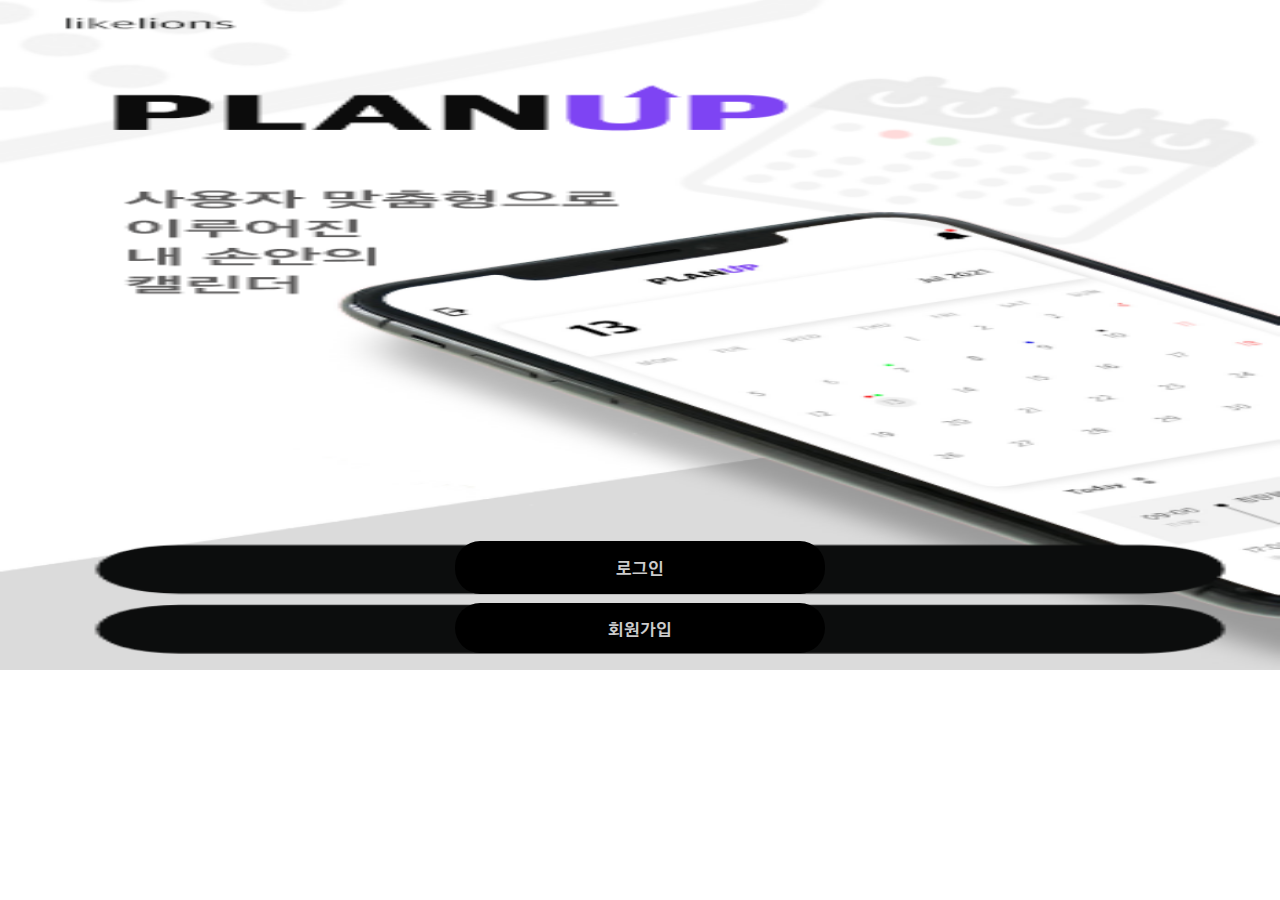
<file: index.html>
<!DOCTYPE html>
<html lang="en">
    <head>
        <meta charset="UTF-8" />
        <meta http-equiv="X-UA-Compatible" content="IE=edge" />
        <meta name="viewport" content="width=device-width, initial-scale=1.0" />
        <link rel="stylesheet" href="1.css" />
        <title>Document</title>
    </head>
    <body>
        <div class="img_box">
            <img src="image/main.png" />
            <div class="box">
                <div class="login_link">
                    <div class="login_box">
                        <div class="login_flex">
                            <a href="index_2.html">로그인</a>
                        </div>
                    </div>
                </div>
                <div class="signup_link">
                    <div class="signup_box">
                        <div class="signup_flex">회원가입</div>
                    </div>
                </div>
            </div>
        </div>
    </body>
</html>
</file>
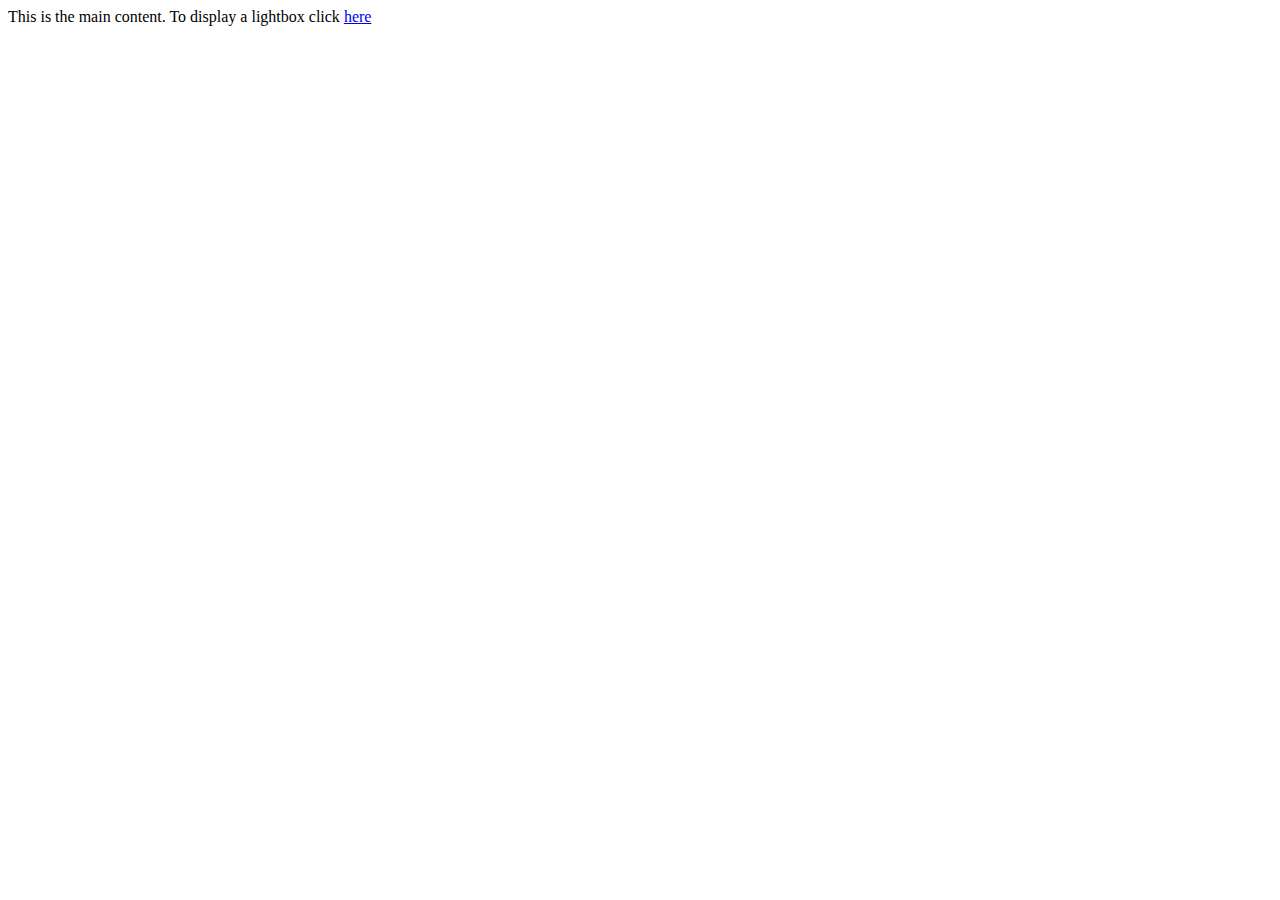
<file: dkdk.html>
<html>
    <head>
        <title>LIGHTBOX EXAMPLE</title>
        <link rel="stylesheet" href="dkdk.css" />
    </head>
    <body>
        <p>
            This is the main content. To display a lightbox click
            <a
                href="javascript:void(0)"
                onclick="document.getElementById('light').style.display='block';document.getElementById('fade').style.display='block'"
                >here</a
            >
        </p>
        <div id="light" class="white_content">
            This is the lightbox content.
            <a
                href="javascript:void(0)"
                onclick="document.getElementById('light').style.display='none';document.getElementById('fade').style.display='none'"
                >Close</a
            >
        </div>
        <div id="fade" class="black_overlay"></div>
    </body>
</html>
</file>
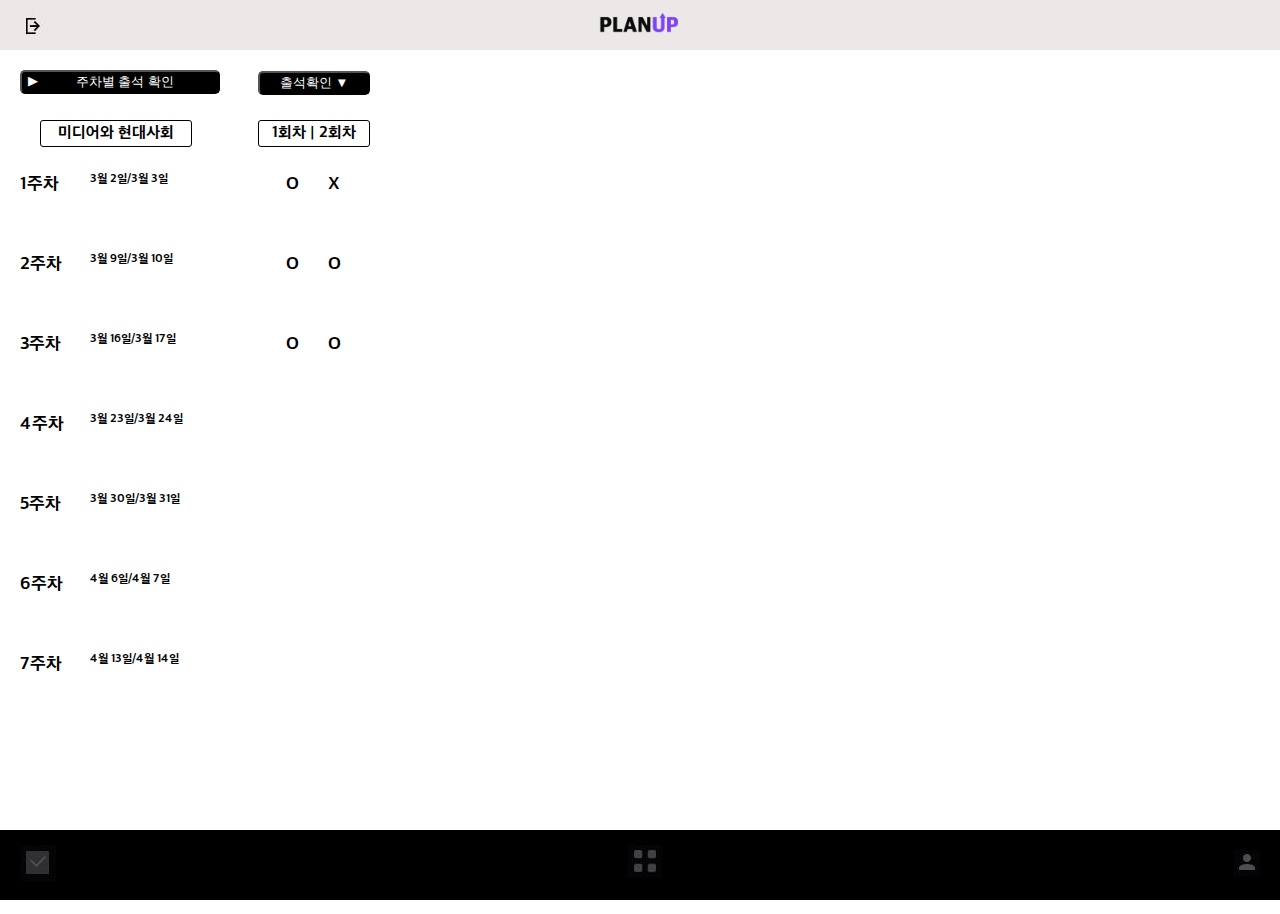
<file: index_16.html>
<!DOCTYPE html>
<html lang="en">
    <head>
        <meta charset="UTF-8" />
        <meta http-equiv="X-UA-Compatible" content="IE=edge" />
        <meta
            name="viewport"
            content="width=<device-width>, initial-scale=1.0"
        />
        <title>온라인 강의 출결 확인</title>
        <link rel="stylesheet" href="16.css" />
    </head>
    <body> 
        <div class="nav-bar">
            <div>
                <a href="index_4.html"><img src="image/exit_2.JPG" /></a>
            </div>
            <div><img src="image/planup.png" /></div>
            <div></div>
        </div>
    </div>
        <div class="all">
            
                <div class="box">
                    <div class="buttons"><div><button class="주차"><div>▶</div><div>주차별 출석 확인</div><div></div></div><div><button> 출석확인 ▼</button></div></div>
                    <div class="list"><div class="과목명">미디어와 현대사회</div><div class="회차">1회차 | 2회차</div></div>
                    <div class="course"><div>1주차</div><div>3월 2일/3월 3일</div><div>O</div><div>X</div></div>
                    <div class="course"><div>2주차</div><div>3월 9일/3월 10일</div><div>O</div><div>O</div></div>
                    <div class="course"><div>3주차</div><div>3월 16일/3월 17일</div><div>O</div><div>O</div></div>
                    <div class="course"><div>4주차</div><div>3월 23일/3월 24일</div><div> </div><div> </div></div>
                    <div class="course"><div>5주차</div><div>3월 30일/3월 31일</div><div> </div><div> </div></div>
                    <div class="course"><div>6주차</div><div>4월 6일/4월 7일</div><div> </div><div> </div></div>
                    <div class="course"><div>7주차</div><div>4월 13일/4월 14일</div><div> </div><div> </div></div>
                </div>
                <div class="footer">
                    <div>
                        <a href="index_18.html"><img src="image/check.jpg" /></a>
                    </div>
                    <div>
                        <a href="index_19.html"><img src="image/community.JPG" /></a>
                    </div>
                    <div>
                        <a href="index_21.html"><img src="image/my_page.JPG" /></a>
                    </div>
                </div></div>
            </div>
        </div>
    </body>
</html>
</file>
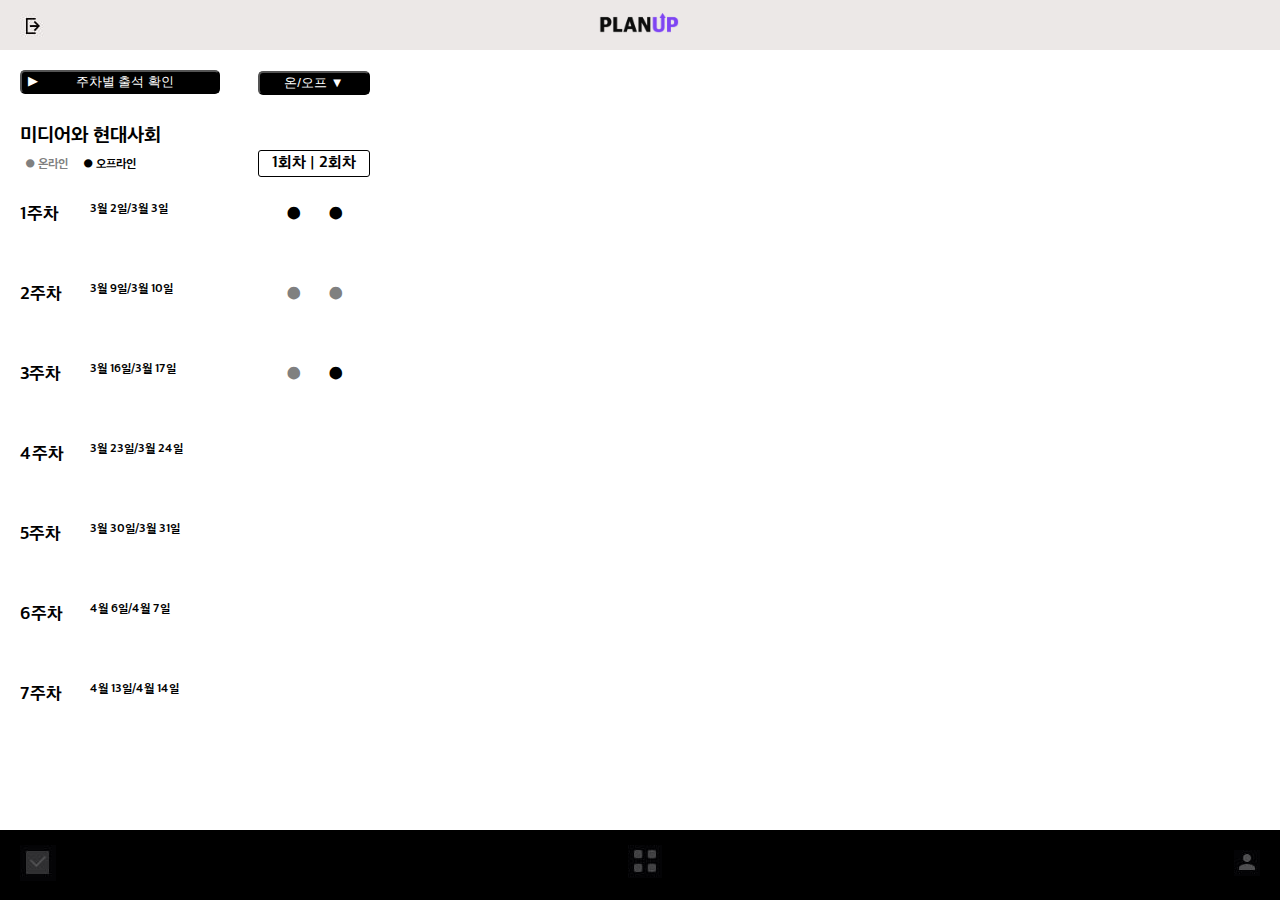
<file: index_17.html>
<!DOCTYPE html>
<html lang="en">
    <head>
        <meta charset="UTF-8" />
        <meta http-equiv="X-UA-Compatible" content="IE=edge" />
        <meta
            name="viewport"
            content="width=<device-width>, initial-scale=1.0"
        />
        <title>온라인 강의 출결 확인</title>
        <link rel="stylesheet" href="17.css" />
    </head>
    <body> 
        <div class="nav-bar">
            <div>
                <a href="index_4.html"><img src="image/exit_2.JPG" /></a>
            </div>
            <div><img src="image/planup.png" /></div>
            <div></div>
        </div>
    </div>
        <div class="all">
            
                <div class="box">
                    <div class="buttons"><div><button class="주차"><div>▶</div><div>주차별 출석 확인</div><div></div></div><div><button> 온/오프 ▼</button></div></div>
                    <div class="과목명">미디어와 현대사회</div>
                    <div class="list"><div class="온오프"><div> ● 온라인  </div><div> ● 오프라인</div></div><div class="회차">1회차 | 2회차</div></div>
                    <div class="course"><div>1주차</div><div>3월 2일/3월 3일</div><div>●</div><div>●</div></div>
                    <div class="course"><div>2주차</div><div>3월 9일/3월 10일</div><div class="gray">●</div><div class="gray">●</div></div>
                    <div class="course"><div>3주차</div><div>3월 16일/3월 17일</div><div class="gray">●</div><div>●</div></div>
                    <div class="course"><div>4주차</div><div>3월 23일/3월 24일</div><div> </div><div> </div></div>
                    <div class="course"><div>5주차</div><div>3월 30일/3월 31일</div><div> </div><div> </div></div>
                    <div class="course"><div>6주차</div><div>4월 6일/4월 7일</div><div> </div><div> </div></div>
                    <div class="course"><div>7주차</div><div>4월 13일/4월 14일</div><div> </div><div> </div></div>
                </div>
                <div class="footer">
                    <div>
                        <a href="index_18.html"><img src="image/check.jpg" /></a>
                    </div>
                    <div>
                        <a href="index_19.html"><img src="image/community.JPG" /></a>
                    </div>
                    <div>
                        <a href="index_21.html"><img src="image/my_page.JPG" /></a>
                    </div>
                </div></div>
            </div>
        </div>
    </body>
</html>
</file>
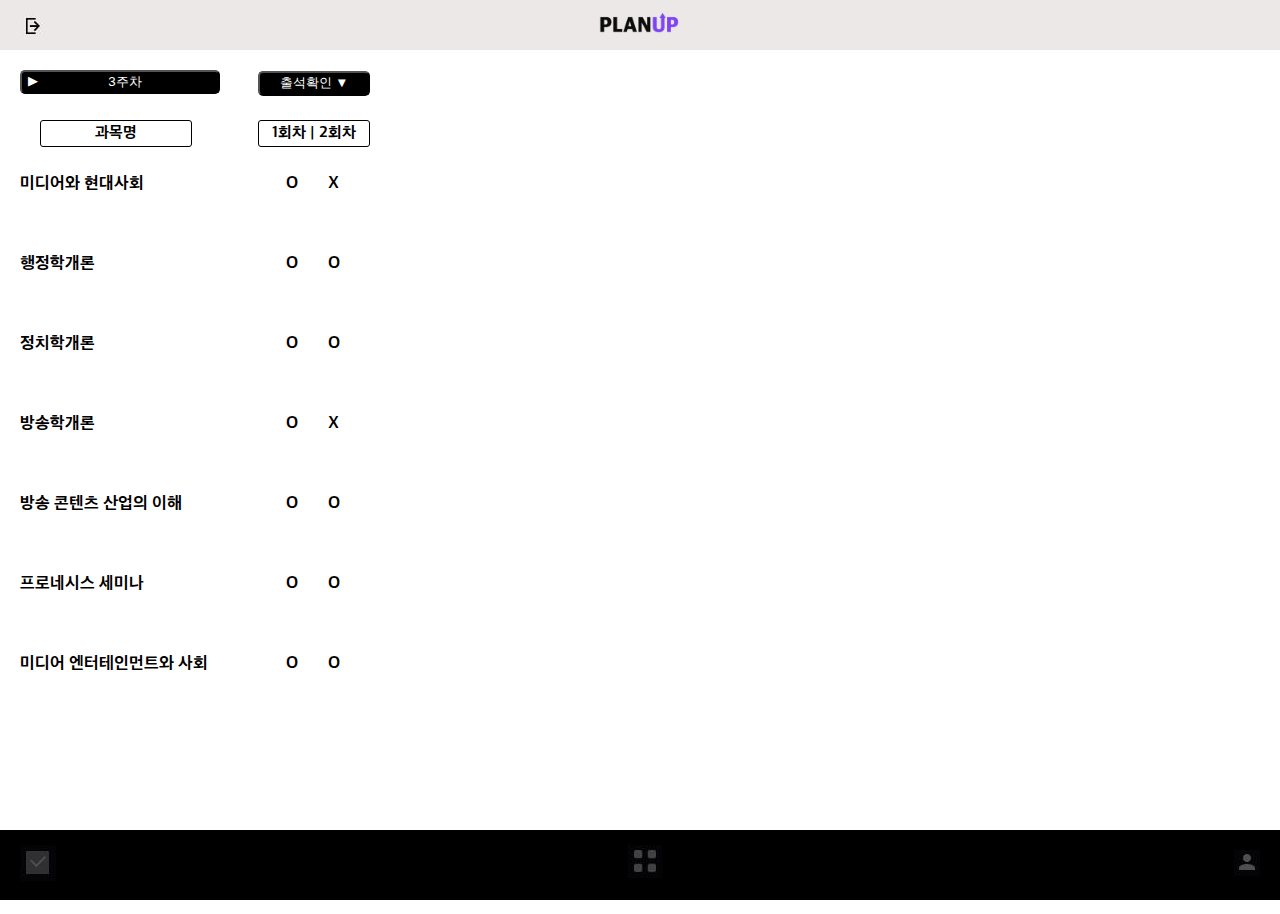
<file: index_18.html>
<!DOCTYPE html>
<html lang="en">
    <head>
        <meta charset="UTF-8" />
        <meta http-equiv="X-UA-Compatible" content="IE=edge" />
        <meta
            name="viewport"
            content="width=<device-width>, initial-scale=1.0"
        />
        <title>온라인 강의 출결 확인</title>
        <link rel="stylesheet" href="18.css" />
        <style type="text/css"> 
            a { text-decoration:none } 
            </style> 
            <style type="text/css">
            a:link { color:white; text-decoration: none;}
            a:visited { color: white; text-decoration: none;}
            a:hover { color: white; text-decoration: none;}
        </style>
    </head>
    <body>
        <div class="all">
            <div class="nav-bar">
                <div>
                    <a href="index_4.html"><img src="image/exit_2.JPG" /></a>
                </div>
                <div><img src="image/planup.png" /></div>
                <div></div>
            </div>
                <div class="box">
                    <div class="buttons"><div>
                        <button class="주차">
                            <div>▶</div><div>3주차</div><div></div></button></button></div><div>
                            <button><a href="index_17.html"> 출석확인 ▼</a></button></div></div>
                    <div class="list"><div class="과목명">과목명</div><div class="회차">1회차 | 2회차</div></div>
                    <div class="course_linked"><div>미디어와 현대사회</div><div><a href="index_16.html">라라라라</div></a><div>O</div><div>X</div></div>
                    <div class="course"><div>행정학개론</div><div>O</div><div>O</div></div>
                    <div class="course"><div>정치학개론</div><div>O</div><div>O</div></div>
                    <div class="course"><div>방송학개론</div><div>O</div><div>X</div></div>
                    <div class="course"><div>방송 콘텐츠 산업의 이해</div><div>O</div><div>O</div></div>
                    <div class="course"><div>프로네시스 세미나</div><div>O</div><div>O</div></div>
                    <div class="course"><div>미디어 엔터테인먼트와 사회</div><div>O</div><div>O</div></div>
                </div>
                <div class="footer">
                    <div>
                        <a href="index_18.html"><img src="image/check.jpg" /></a>
                    </div>
                    <div>
                        <a href="index_19.html"><img src="image/community.JPG" /></a>
                    </div>
                    <div>
                        <a href="index_21.html"><img src="image/my_page.JPG" /></a>
                    </div>
                </div>
            </div>
            </div>
        </div>
    </body>
</html>
</file>
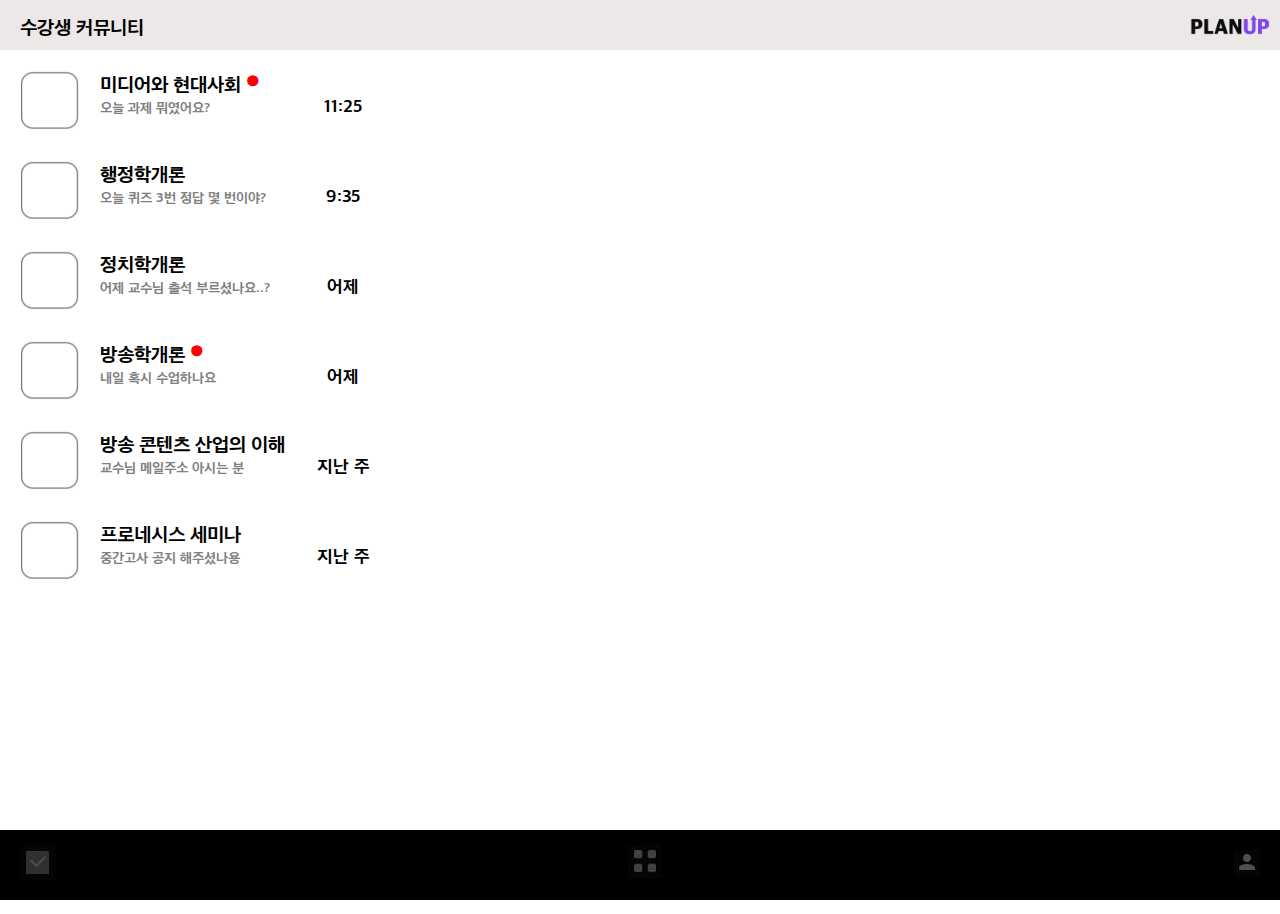
<file: index_19.html>
<!DOCTYPE html>
<html lang="en">
<head>
    <meta charset="UTF-8">
    <meta http-equiv="X-UA-Compatible" content="IE=edge">
    <meta name="viewport" content="width=device-width, initial-scale=1.0">
    <title>수강생 커뮤니티</title>
    <link rel="stylesheet" href="19.css" />
    <style type="text/css"> 
        a { text-decoration:none } 
        </style> 
        <style type="text/css">
            a:link { color: black; text-decoration: none;}
            a:visited { color: black; text-decoration: none;}
            a:hover { color: black; text-decoration: none;}
        </style>
</head>
<body>
        <div class="nav-bar-community">
            <div>수강생 커뮤니티</div>
            <div><img src="image/planup.png" /></div>
        </div>
        <div class="box">
            <div class="list">
                <div class="chatroom">
                    <div class="chatA"><img src="image/chaticon.png"></div>
                    <div class="chatB"><a href="index_20.html">
                        <div class="chatB1">
                            <div class="chatTitle">미디어와 현대사회</div>
                            <div class="redDot">●</div>
                        </div>
                        <div class="chatB2">
                            <div class="chatContents">오늘 과제 뭐였어요?</div>
                        </div></a>
                    </div> 
                    <div class="chatC">
                        <div class="time">11:25</div>
                    </div>
                
                </div>

                <div class="chatroom">
                    <div class="chatA"><img src="image/chaticon.png"></div>
                    <div class="chatB">
                        <div class="chatBtop">
                            <div class="chatTitle">행정학개론</div>
                            <div class="chatContents">오늘 퀴즈 3번 정답 몇 번이야?</div>
                        </div>
                        <div class="chatBbottom">
                            <div class="redDot"></div>
                        </div>
                    </div> 
                    <div class="chatC">
                        <div class="time">9:35</div>
                    </div>
                </div>

                <div class="chatroom">
                    <div class="chatA"><img src="image/chaticon.png"></div>
                    <div class="chatB">
                        <div class="chatBtop">
                            <div class="chatTitle">정치학개론</div>
                            <div class="chatContents">어제 교수님 출석 부르셨나요..?</div>
                        </div>
                        <div class="chatBbottom">
                            <div class="redDot"></div>
                        </div>
                    </div> 
                    <div class="chatC">
                        <div class="time">어제</div>
                    </div>
                </div>

                
                <div class="chatroom">
                    <div class="chatA"><img src="image/chaticon.png"></div>
                    <div class="chatB">
                        <div class="chatB1">
                            <div class="chatTitle">방송학개론</div>
                            <div class="redDot">●</div>
                        </div>
                        <div class="chatB2">
                            <div class="chatContents">내일 혹시 수업하나요</div>
                        </div>
                    </div> 
                    <div class="chatC">
                        <div class="time">어제</div>
                    </div>
                </div>

                <div class="chatroom">
                    <div class="chatA"><img src="image/chaticon.png"41
                        ></div>
                    <div class="chatB">
                        <div class="chatBtop">
                            <div class="chatTitle">방송 콘텐츠 산업의 이해</div>
                            <div class="chatContents">교수님 메일주소 아시는 분</div>
                        </div>
                        <div class="chatBbottom">
                            <div class="redDot"></div>
                        </div>
                    </div> 
                    <div class="chatC">
                        <div class="time">지난 주</div>
                    </div>
                </div>
                
                <div class="chatroom">
                    <div class="chatA"><img src="image/chaticon.png"></div>
                    <div class="chatB">
                        <div class="chatBtop">
                            <div class="chatTitle">프로네시스 세미나</div>
                            <div class="chatContents">중간고사 공지 해주셨나용</div>
                        </div>
                        <div class="chatBbottom">
                            <div class="redDot"></div>
                        </div>
                    </div> 
                    <div class="chatC">
                        <div class="time">지난 주</div>
                    </div>
                </div>
            </div>
        </div>
        <div class="footer">
            <div>
                <a href="index_18.html"><img src="image/check.jpg" /></a>
            </div>
            <div>
                <a href="index_19.html"><img src="image/community.JPG" /></a>
            </div>
            <div>
                <a href="index_21.html"><img src="image/my_page.JPG" /></a>
            </div>
        </div>
        </div>
    </div>
</body>
</html>
</file>
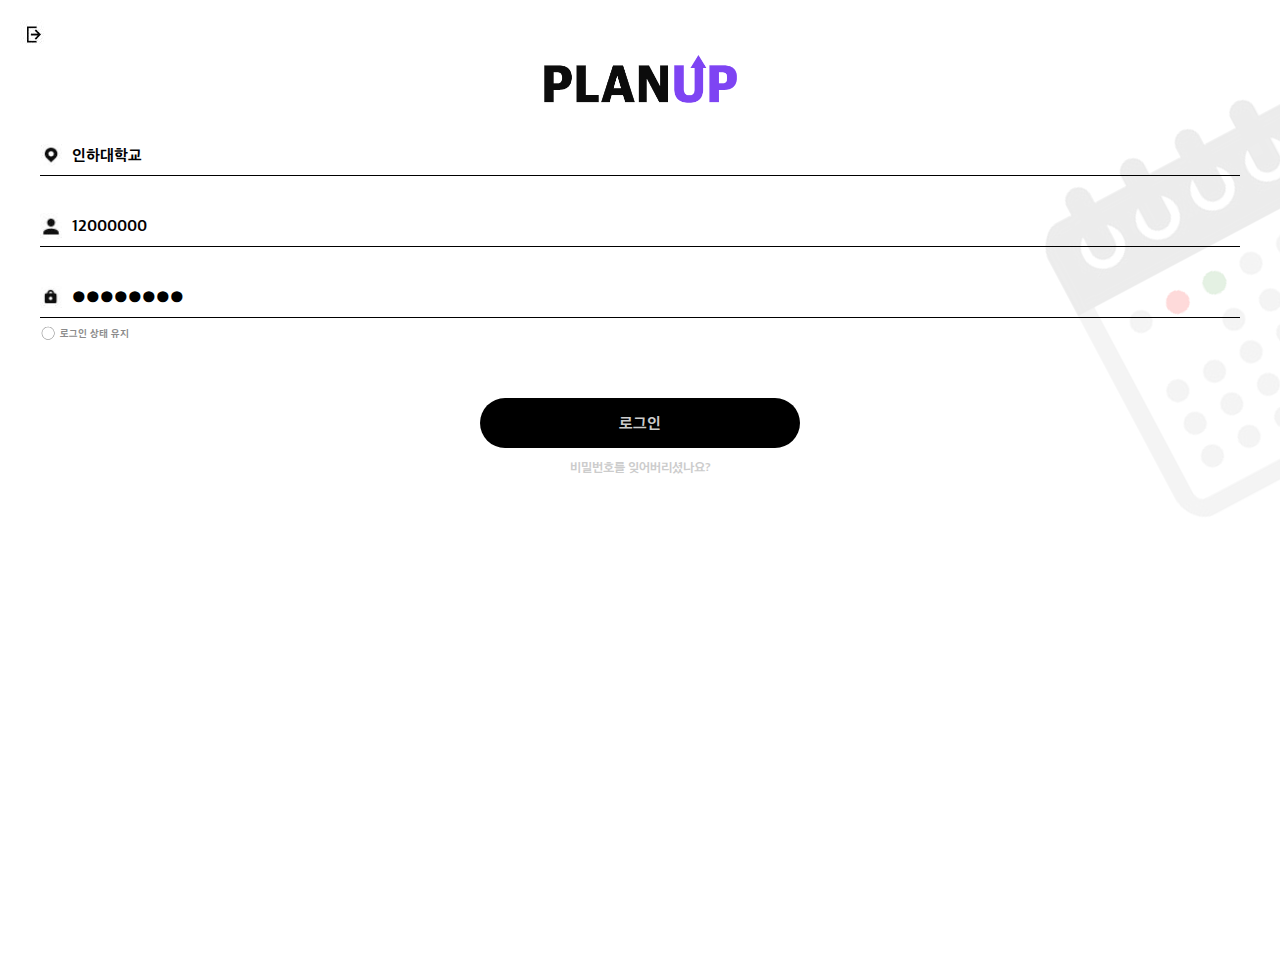
<file: index_2.html>
<!DOCTYPE html>
<html lang="en">
    <head>
        <meta charset="UTF-8" />
        <meta http-equiv="X-UA-Compatible" content="IE=edge" />
        <meta name="viewport" content="width=device-width, initial-scale=1.0" />
        <title>Document</title>
        <link rel="stylesheet" href="2.css" />
    </head>
    <body>
        <div class="main_box">
            <div class="exit">
                <a href="index.html"><img src="image/exit.JPG" /></a>
            </div>
            <div class="logo"><img src="image/planup.png" /></div>
            <div class="info">
                <div class="information">
                    <img src="image/school.JPG" /><span>인하대학교</span>
                </div>
                <div class="information">
                    <img src="image/id.JPG" /><span>12000000</span>
                </div>
                <div class="information">
                    <img src="image/password.JPG" /><span>●●●●●●●●</span>
                </div>
                <div class="login_state">
                    <input type="checkbox" id="cb3" />
                    <label for="cb3"></label><span> 로그인 상태 유지</span>
                </div>
                <div class="signup_link">
                    <div class="signup_box">
                        <div class="signup_flex">
                            <a href="index_4.html">로그인</a>
                        </div>
                    </div>
                </div>
                <div class="forget">
                    <span>비밀번호를 잊어버리셨나요?</span>
                </div>
                <div class="big">
                    <img src="image/calendar.png" />
                </div>
            </div>
        </div>
    </body>
</html>
</file>
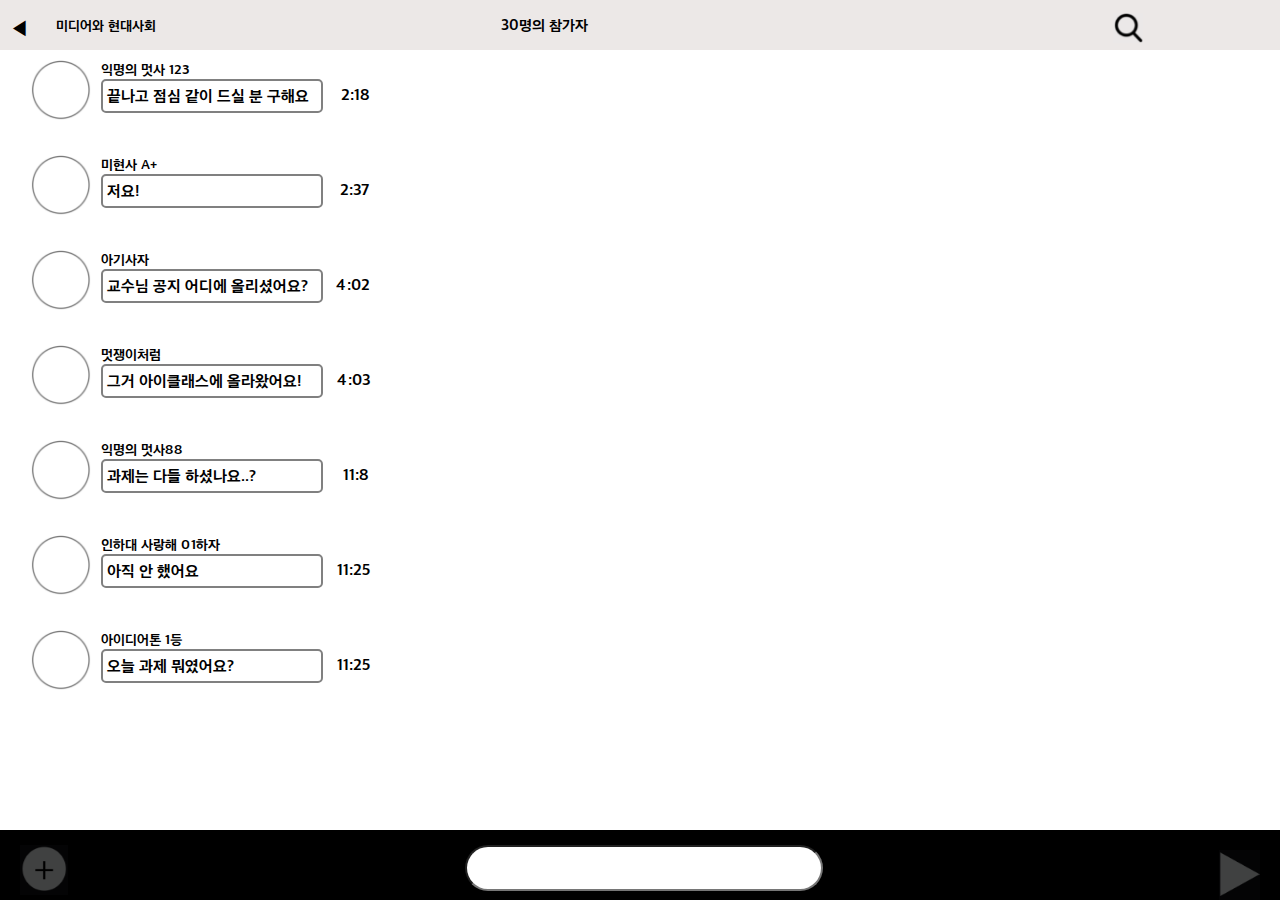
<file: index_20.html>
<!DOCTYPE html>
<html lang="en">
<head>
    <meta charset="UTF-8">
    <meta http-equiv="X-UA-Compatible" content="IE=edge">
    <meta name="viewport" content="width=device-width, initial-scale=1.0">
    <title>수강생 커뮤니티</title>
    <link rel="stylesheet" href="20.css" />
</head>
<body>

        <div class="nav-bar-community">
            <div>◀</div>
            <div class="nav-bar-flex">미디어와 현대사회</div>
            <div>30명의 참가자</div>
            <img src="image/search.png">
        </div>
            
        <div class="all">
            <div class="list">

                <div class="chat">
                    <img src="image//chaticon_circle.png">
                    <div class="chatB">
                        <div class="chatBtop">
                            <div class="chatTitle">익명의 멋사 123</div>
                            <div class="chatContents">끝나고 점심 같이 드실 분 구해요</div>
                        </div>
                        <div class="chatBbottom">
                        </div>
                    </div> 
                    <div class="chatC">
                        <div class="time">2:18</div>
                    </div>
                </div>

                <div class="chat">
                    <img src="image//chaticon_circle.png">
                    <div class="chatB">
                        <div class="chatBtop">
                            <div class="chatTitle">미현사 A+</div>
                            <div class="chatContents">저요!</div>
                        </div>
                        <div class="chatBbottom">
                        </div>
                    </div> 
                    <div class="chatC">
                        <div class="time">2:37</div>
                    </div>
                </div>

                <div class="chat">
                    <img src="image//chaticon_circle.png">
                    <div class="chatB">
                        <div class="chatBtop">
                            <div class="chatTitle">아기사자</div>
                            <div class="chatContents">교수님 공지 어디에 올리셨어요?</div>
                        </div>
                        <div class="chatBbottom">
                        </div>
                    </div> 
                    <div class="chatC">
                        <div class="time">4:02</div>
                    </div>
                </div>

                <div class="chat">
                    <img src="image//chaticon_circle.png">
                    <div class="chatB">
                        <div class="chatBtop">
                            <div class="chatTitle">멋쟁이처럼</div>
                            <div class="chatContents">그거 아이클래스에 올라왔어요!</div>
                        </div>
                        <div class="chatBbottom">
                        </div>
                    </div> 
                    <div class="chatC">
                        <div class="time">4:03</div>
                    </div>
                </div>

                <div class="chat">
                    <img src="image//chaticon_circle.png">
                    <div class="chatB">
                        <div class="chatBtop">
                            <div class="chatTitle">익명의 멋사88</div>
                            <div class="chatContents">과제는 다들 하셨나요..?</div>
                        </div>
                        <div class="chatBbottom">
                        </div>
                    </div> 
                    <div class="chatC">
                        <div class="time">11:8</div>
                    </div>
                </div>

                <div class="chat">
                    <img src="image//chaticon_circle.png">
                    <div class="chatB">
                        <div class="chatBtop">
                            <div class="chatTitle">인하대 사랑해 01하자</div>
                            <div class="chatContents">아직 안 했어요</div>
                        </div>
                        <div class="chatBbottom">
                        </div>
                    </div> 
                    <div class="chatC">
                        <div class="time">11:25</div>
                    </div>
                </div>

                <div class="chat">
                    <img src="image//chaticon_circle.png">
                    <div class="chatB">
                        <div class="chatBtop">
                            <div class="chatTitle">아이디어톤 1등</div>
                            <div class="chatContents">오늘 과제 뭐였어요?</div>
                        </div>
                        <div class="chatBbottom">
                        </div>
                    </div> 
                    <div class="chatC">
                        <div class="time">11:25</div>
                    </div>
                </div>

            </div>


            </div>
                
            <div class="footer_chat">
                <img src="image/chat_plus.png" /></a>
                <input class="txtbox">
                <img src="image/chat_send.png" /></a>
            </div>
        </div>
    </div>
</body>
</html>
</file>
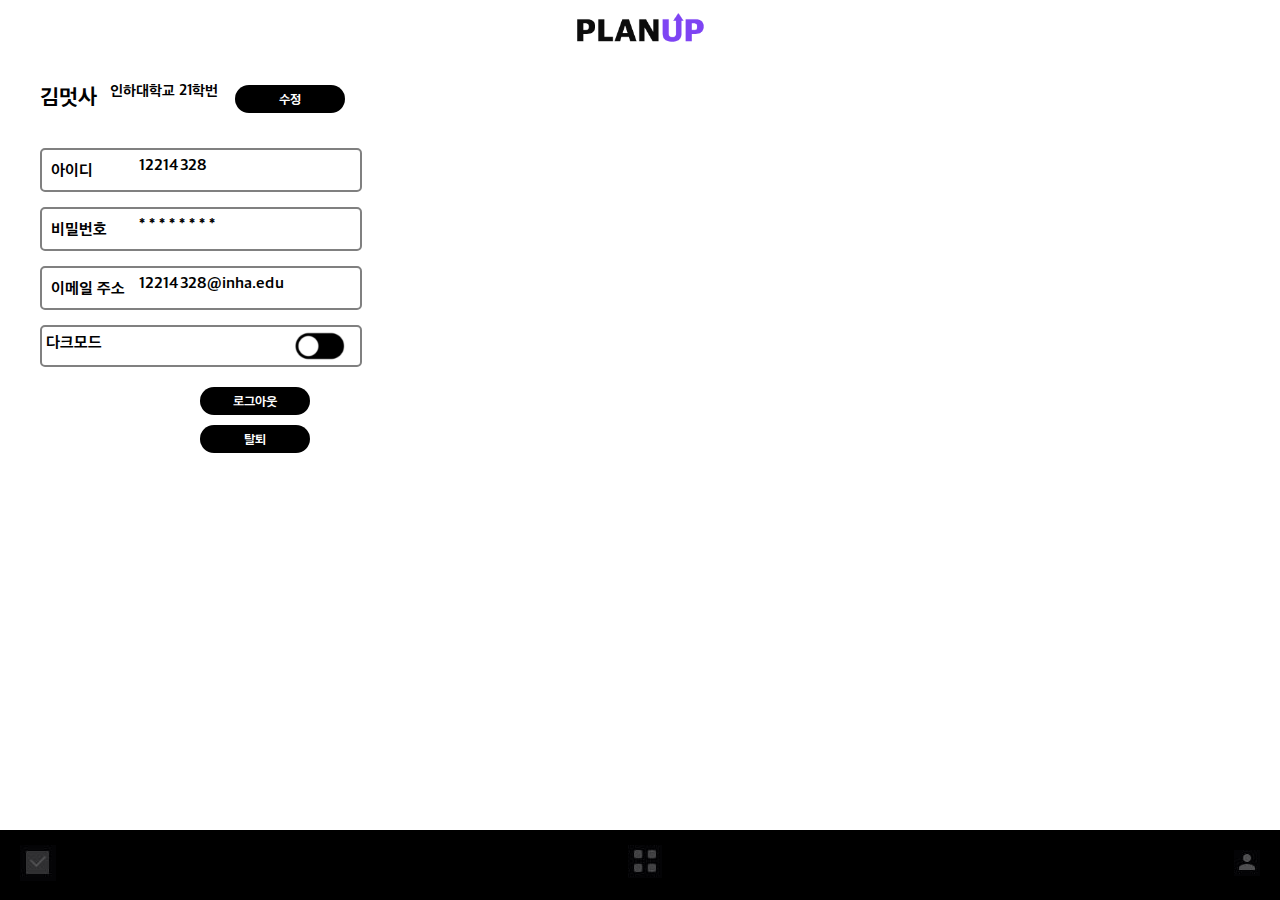
<file: index_21.html>
<!DOCTYPE html>
<html lang="en">
<head>
    <meta charset="UTF-8">
    <meta http-equiv="X-UA-Compatible" content="IE=edge">
    <meta name="viewport" content="width=device-width, initial-scale=1.0">
    <title>마이페이지</title>
    <link rel="stylesheet" href="23.css" />
    <style type="text/css"> 
        a { text-decoration:none } 
        </style> 
        <style type="text/css">
            a:link { color: black; text-decoration: none;}
            a:visited { color: black; text-decoration: none;}
            a:hover { color: black; text-decoration: none;}
        </style>
</head>
<body>
    
    <div class="nav-bar-mypage">
            <img src="image/planup.png" />
        </div>

    <div class="all">
        

        <div class="윗줄">
            <div>김멋사</div>
            <div>인하대학교 21학번</div>
            <div class="버튼">수정</div>
        </div>

        <div class="항목">
            <div>아이디</div>
            <div>12214328</div>
        </div>
        <div class="항목">
            <div>비밀번호</div>
            <div>* * * * * * * *</div>
        </div>
        <div class="항목">
            <div>이메일 주소</div>
            <div>12214328@inha.edu</div>
        </div>
        <div class="항목_darkmode">
            <div>다크모드</div>
            <div> </div>
            <img src="image/darkmode.png" />
        </div>

        <div class="하단">
        <div></div>
        <div class="buttons">
            <div class="버튼">로그아웃</div>
            <div class="버튼">탈퇴</div>
        </div>
    </div>

    </div>

    <div class="footer">
        <div>
            <a href="index_18.html"><img src="image/check.jpg" /></a>
        </div>
        <div>
            <a href="index_19.html"><img src="image/community.JPG" /></a>
        </div>
        <div>
            <a href="index_21.html"><img src="image/my_page.JPG" /></a>
        </div>
    </div>
        </div>
    </div>
</body>
</file>
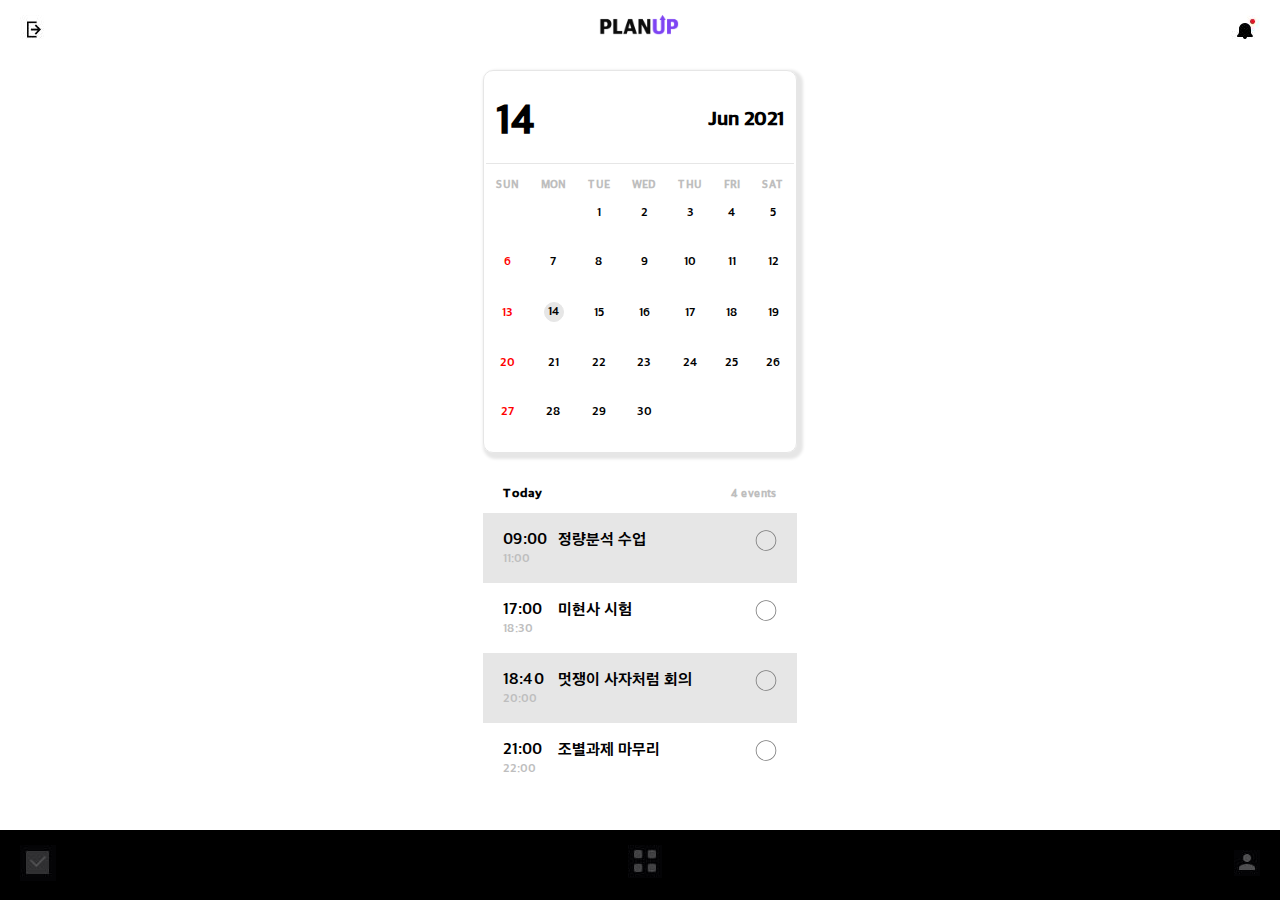
<file: index_4.html>
<!DOCTYPE html>
<html lang="en">
    <head>
        <meta charset="UTF-8" />
        <meta http-equiv="X-UA-Compatible" content="IE=edge" />
        <meta name="viewport" content="width=device-width, initial-scale=1.0" />
        <title>4</title>
        <link rel="stylesheet" href="4.css" />
    </head>
    <body>
        <div class="nav-bar">
            <div>
                <a href="index.html"><img src="image/exit.JPG" /></a>
            </div>
            <div><img src="image/planup.png" /></div>
            <div>
                <a href="index_5.html"><img src="image/notice.JPG" /></a>
            </div>
        </div>
        <div class="main">
            <div>
                <table
                    border="0"
                    cellpadding="10"
                    cellspacing="2"
                    class="calendar"
                >
                    <tr>
                        <th colspan="7" class="month">
                            <div class="today">
                                <div>14</div>
                                <div><span>Jun 2021</span></div>
                            </div>
                        </th>
                    </tr>
                    <tr>
                        <th class="sun date_name">SUN</th>
                        <th class="mon date_name">MON</th>
                        <th class="tue date_name">TUE</th>
                        <th class="wed date_name">WED</th>
                        <th class="thu date_name">THU</th>
                        <th class="fri date_name">FRI</th>
                        <th class="sat date_name">SAT</th>
                    </tr>
                    <tr>
                        <td class="noday date">&nbsp;</td>
                        <td class="noday date">&nbsp;</td>
                        <td class="tue date">1</td>
                        <td class="wed date">2</td>
                        <td class="thu date">3</td>
                        <td class="fri date">4</td>
                        <td class="sat date">5</td>
                    </tr>
                    <tr>
                        <td class="sun date">6</td>
                        <td class="mon date date_flex">
                            <div>7</div>
                        </td>
                        <td class="tue date">8</td>
                        <td class="wed date">9</td>
                        <td class="thu date">10</td>
                        <td class="fri date">11</td>
                        <td class="sat date">12</td>
                    </tr>
                    <tr>
                        <td class="sun date">13</td>
                        <td class="mon date today_flex">
                            <div class="today_date">
                                <span><a href="index_7.html">14</a></span>
                                <div class="green"></div>
                            </div>
                        </td>
                        <td class="tue date">15</td>
                        <td class="wed date">16</td>
                        <td class="thu date">17</td>
                        <td class="fri date">18</td>
                        <td class="sat date">19</td>
                    </tr>
                    <tr>
                        <td class="sun date">20</td>
                        <td class="mon date">21</td>
                        <td class="tue date">22</td>
                        <td class="wed date">23</td>
                        <td class="thu date">24</td>
                        <td class="fri date">25</td>
                        <td class="sat date">26</td>
                    </tr>
                    <tr>
                        <td class="sun date">27</td>
                        <td class="mon date">28</td>
                        <td class="tue date">29</td>
                        <td class="wed date">30</td>
                        <td class="noday date">&nbsp;</td>
                        <td class="noday date">&nbsp;</td>
                        <td class="noday date">&nbsp;</td>
                    </tr>
                </table>
            </div>
            <div class="list">
                <div class="NumberOfList">
                    <div>Today</div>
                    <div>4 events</div>
                </div>
                <div class="to_do">
                    <div class="check odd">
                        <div class="check_time">
                            <div class="start_time">09:00</div>
                            <div class="end_time">11:00</div>
                        </div>
                        <div>정량분석 수업</div>
                        <div>
                            <input type="checkbox" id="cb1" />
                            <label for="cb1"></label>
                        </div>
                    </div>
                    <div class="check">
                        <div class="check_time">
                            <div class="start_time">17:00</div>
                            <div class="end_time">18:30</div>
                        </div>
                        <div>미현사 시험</div>
                        <div>
                            <input type="checkbox" id="cb2" />
                            <label for="cb2"></label>
                        </div>
                    </div>
                    <div class="check odd">
                        <div class="check_time">
                            <div class="start_time">18:40</div>
                            <div class="end_time">20:00</div>
                        </div>
                        <div>멋쟁이 사자처럼 회의</div>
                        <div>
                            <input type="checkbox" id="cb3" />
                            <label for="cb3"></label>
                        </div>
                    </div>
                    <div class="check">
                        <div class="check_time">
                            <div class="start_time">21:00</div>
                            <div class="end_time">22:00</div>
                        </div>
                        <div>조별과제 마무리</div>
                        <div>
                            <input type="checkbox" id="cb4" />
                            <label for="cb4"></label>
                        </div>
                    </div>
                </div>
            </div>
            <div class="footer">
                <div>
                    <a href="index_18.html"><img src="image/check.jpg" /></a>
                </div>
                <div>
                    <a href="index_19.html"
                        ><img src="image/community.JPG"
                    /></a>
                </div>
                <div>
                    <a href="index_21.html"><img src="image/my_page.JPG" /></a>
                </div>
            </div>
        </div>
    </body>
</html>
</file>
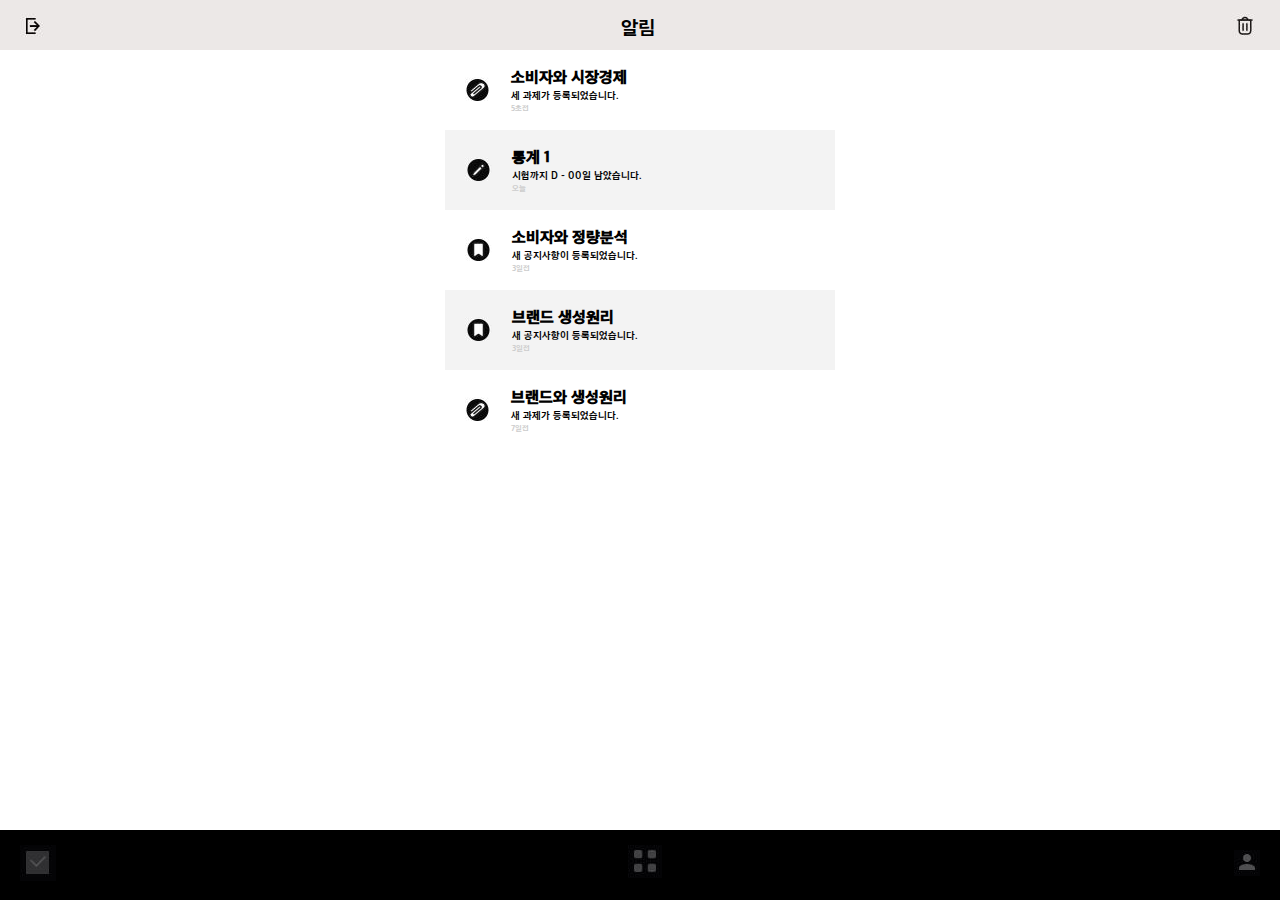
<file: index_5-1.html>
<!DOCTYPE html>
<html lang="en">
    <head>
        <meta charset="UTF-8" />
        <meta http-equiv="X-UA-Compatible" content="IE=edge" />
        <meta name="viewport" content="width=device-width, initial-scale=1.0" />
        <link rel="stylesheet" href="5-1.css" />
        <title>Document</title>
    </head>
    <body>
        <div class="nav-bar">
            <div>
                <a href="index_4.html"><img src="image/exit_2.JPG" /></a>
            </div>
            <div>알림</div>
            <div>
                <a href="index_6.html"><img src="image/trash.jpg" /></a>
            </div>
        </div>
        <div class="main">
            <div class="list">
                <img src="image/homework.JPG" />
                <div class="list_1">
                    <div>소비자와 시장경제</div>
                    <div>세 과제가 등록되었습니다.</div>
                    <div>5초전</div>
                </div>
            </div>
            <div class="list_even">
                <img src="image/test_2.JPG" />
                <div class="list_1">
                    <div>통계 1</div>
                    <div>시험까지 D - 00일 남았습니다.</div>
                    <div>오늘</div>
                </div>
            </div>
            <div class="list">
                <img src="image/warn.JPG" />
                <div class="list_1">
                    <div>소비자와 정량분석</div>
                    <div>새 공지사항이 등록되었습니다.</div>
                    <div>3일전</div>
                </div>
            </div>
            <div class="list_even">
                <img src="image/warn_2.JPG" />
                <div class="list_1">
                    <div>브랜드 생성원리</div>
                    <div>새 공지사항이 등록되었습니다.</div>
                    <div>3일전</div>
                </div>
            </div>
            <div class="list">
                <img src="image/homework.JPG" />
                <div class="list_1">
                    <div>브랜드와 생성원리</div>
                    <div>새 과제가 등록되었습니다.</div>
                    <div>7일전</div>
                </div>
            </div>
            
            </div>
            <div class="footer">
                <div>
                    <a href="index_18.html"><img src="image/check.jpg" /></a>
                </div>
                <div>
                    <a href="index_19.html"><img src="image/community.JPG" /></a>
                </div>
                <div>
                    <a href="index_21.html"><img src="image/my_page.JPG" /></a>
                </div>
            </div>
        </div>
    </body>
</html>
</file>
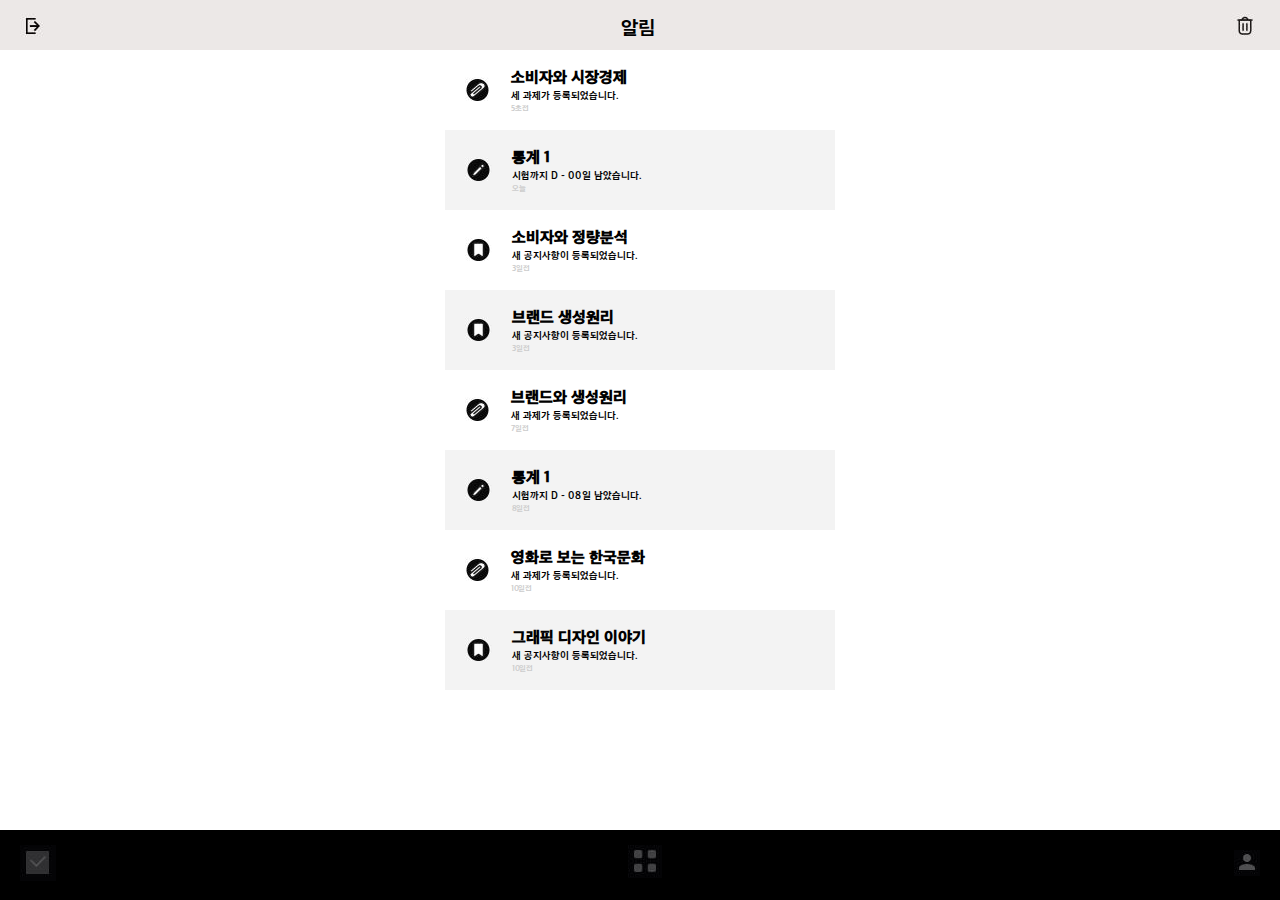
<file: index_5.html>
<!DOCTYPE html>
<html lang="en">
    <head>
        <meta charset="UTF-8" />
        <meta http-equiv="X-UA-Compatible" content="IE=edge" />
        <meta name="viewport" content="width=device-width, initial-scale=1.0" />
        <link rel="stylesheet" href="5.css" />
        <title>Document</title>
    </head>
    <body>
        <div class="nav-bar">
            <div>
                <a href="index.html"><img src="image/exit_2.JPG" /></a>
            </div>
            <div>알림</div>
            <div>
                <a href="index_6.html"><img src="image/trash.jpg" /></a>
            </div>
        </div>
        <div class="main">
            <div class="list">
                <img src="image/homework.JPG" />
                <div class="list_1">
                    <div>소비자와 시장경제</div>
                    <div>세 과제가 등록되었습니다.</div>
                    <div>5초전</div>
                </div>
            </div>
            <div class="list_even">
                <img src="image/test_2.JPG" />
                <div class="list_1">
                    <div>통계 1</div>
                    <div>시험까지 D - 00일 남았습니다.</div>
                    <div>오늘</div>
                </div>
            </div>
            <div class="list">
                <img src="image/warn.JPG" />
                <div class="list_1">
                    <div>소비자와 정량분석</div>
                    <div>새 공지사항이 등록되었습니다.</div>
                    <div>3일전</div>
                </div>
            </div>
            <div class="list_even">
                <img src="image/warn_2.JPG" />
                <div class="list_1">
                    <div>브랜드 생성원리</div>
                    <div>새 공지사항이 등록되었습니다.</div>
                    <div>3일전</div>
                </div>
            </div>
            <div class="list">
                <img src="image/homework.JPG" />
                <div class="list_1">
                    <div>브랜드와 생성원리</div>
                    <div>새 과제가 등록되었습니다.</div>
                    <div>7일전</div>
                </div>
            </div>
            <div class="list_even">
                <img src="image/test_2.JPG" />
                <div class="list_1">
                    <div>통계 1</div>
                    <div>시험까지 D - 08일 남았습니다.</div>
                    <div>8일전</div>
                </div>
            </div>
            <div class="list">
                <img src="image/homework.JPG" />
                <div class="list_1">
                    <div>영화로 보는 한국문화</div>
                    <div>새 과제가 등록되었습니다.</div>
                    <div>10일전</div>
                </div>
            </div>
            <div class="list_even">
                <img src="image/warn_2.JPG" />
                <div class="list_1">
                    <div>그래픽 디자인 이야기</div>
                    <div>새 공지사항이 등록되었습니다.</div>
                    <div>10일전</div>
                </div>
            </div>
            <div class="footer">
                <div>
                    <a href="index_18.html"><img src="image/check.jpg" /></a>
                </div>
                <div>
                    <a href="index_19.html"><img src="image/community.JPG" /></a>
                </div>
                <div>
                    <a href="index_21.html"><img src="image/my_page.JPG" /></a>
                </div>
            </div>
        </div>
    </body>
</html>
</file>
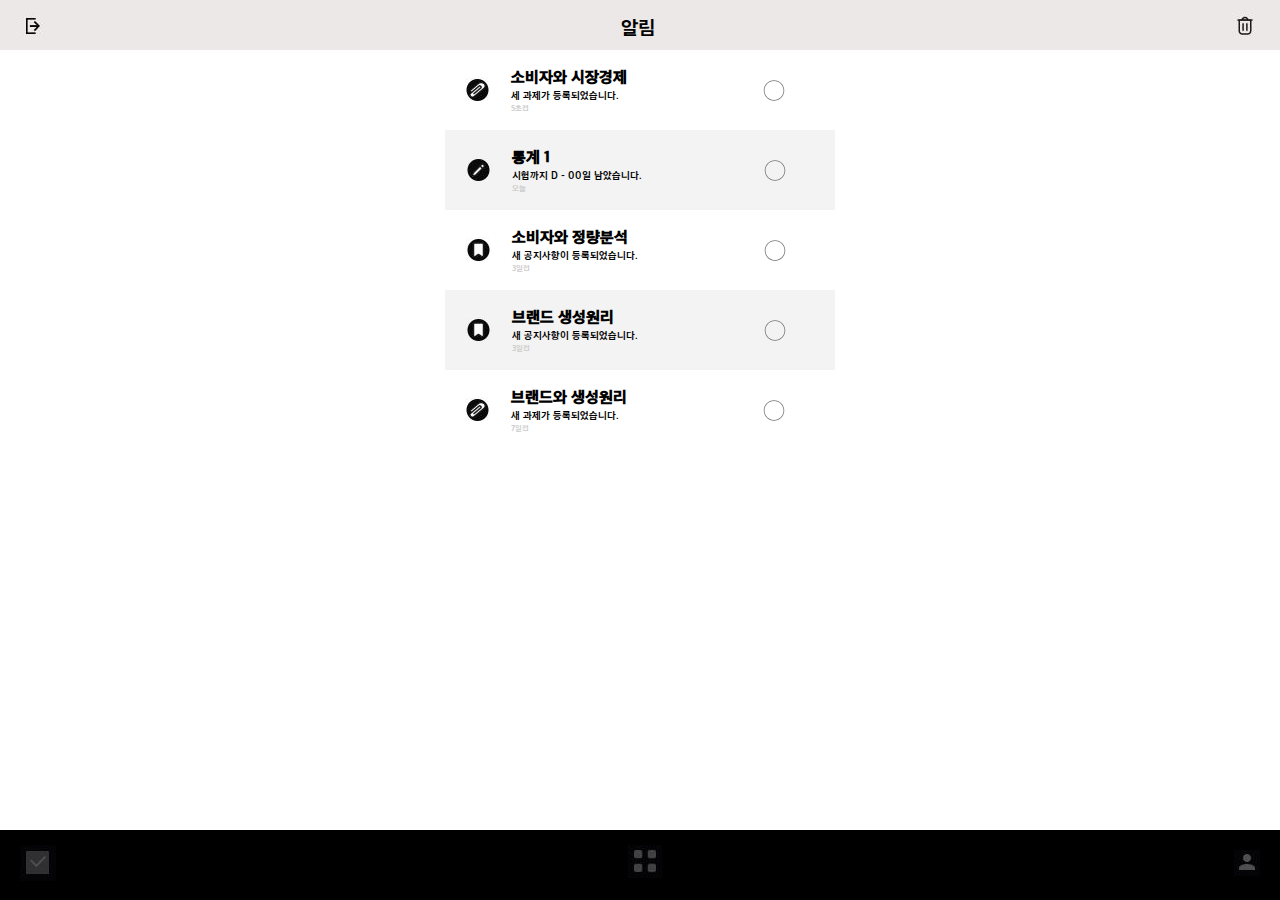
<file: index_6-1.html>
<!DOCTYPE html>
<html lang="en">
    <head>
        <meta charset="UTF-8" />
        <meta http-equiv="X-UA-Compatible" content="IE=edge" />
        <meta name="viewport" content="width=device-width, initial-scale=1.0" />
        <link rel="stylesheet" href="6-1.css" />
        <title>Document</title>
    </head>
    <body>
        <div class="nav-bar">
            <div>
                <a href="index_5-1.html"><img src="image/exit_2.JPG" /></a>
            </div>
            <div>알림</div>
            <div><img src="image/trash.jpg" /></div>
        </div>
        <div class="main">
            <div class="list">
                <img src="image/homework.JPG" />
                <div class="list_1">
                    <div>소비자와 시장경제</div>
                    <div>세 과제가 등록되었습니다.</div>
                    <div>5초전</div>
                </div>
                <div>
                    <input type="checkbox" id="cb1" />
                    <label for="cb1"></label>
                </div>
            </div>
            <div class="list_even">
                <img src="image/test_2.JPG" />
                <div class="list_1">
                    <div>통계 1</div>
                    <div>시험까지 D - 00일 남았습니다.</div>
                    <div>오늘</div>
                </div>
                <div>
                    <input type="checkbox" id="cb2" />
                    <label for="cb2"></label>
                </div>
            </div>
            <div class="list">
                <img src="image/warn.JPG" />
                <div class="list_1">
                    <div>소비자와 정량분석</div>
                    <div>새 공지사항이 등록되었습니다.</div>
                    <div>3일전</div>
                </div>
                <div>
                    <input type="checkbox" id="cb3" />
                    <label for="cb3"></label>
                </div>
            </div>
            <div class="list_even">
                <img src="image/warn_2.JPG" />
                <div class="list_1">
                    <div>브랜드 생성원리</div>
                    <div>새 공지사항이 등록되었습니다.</div>
                    <div>3일전</div>
                </div>
                <div>
                    <input type="checkbox" id="cb4" />
                    <label for="cb4"></label>
                </div>
            </div>
            <div class="list">
                <img src="image/homework.JPG" />
                <div class="list_1">
                    <div>브랜드와 생성원리</div>
                    <div>새 과제가 등록되었습니다.</div>
                    <div>7일전</div>
                </div>
                <div>
                    <input type="checkbox" id="cb5" />
                    <label for="cb5"></label>
                </div>
            </div>
            
            </div>
            <div class="footer">
                <div>
                    <a href="index_18.html"><img src="image/check.jpg" /></a>
                </div>
                <div>
                    <a href="index_19.html"><img src="image/community.JPG" /></a>
                </div>
                <div>
                    <a href="index_21.html"><img src="image/my_page.JPG" /></a>
                </div>
            </div>
        </div>
    </body>
</html>
</file>
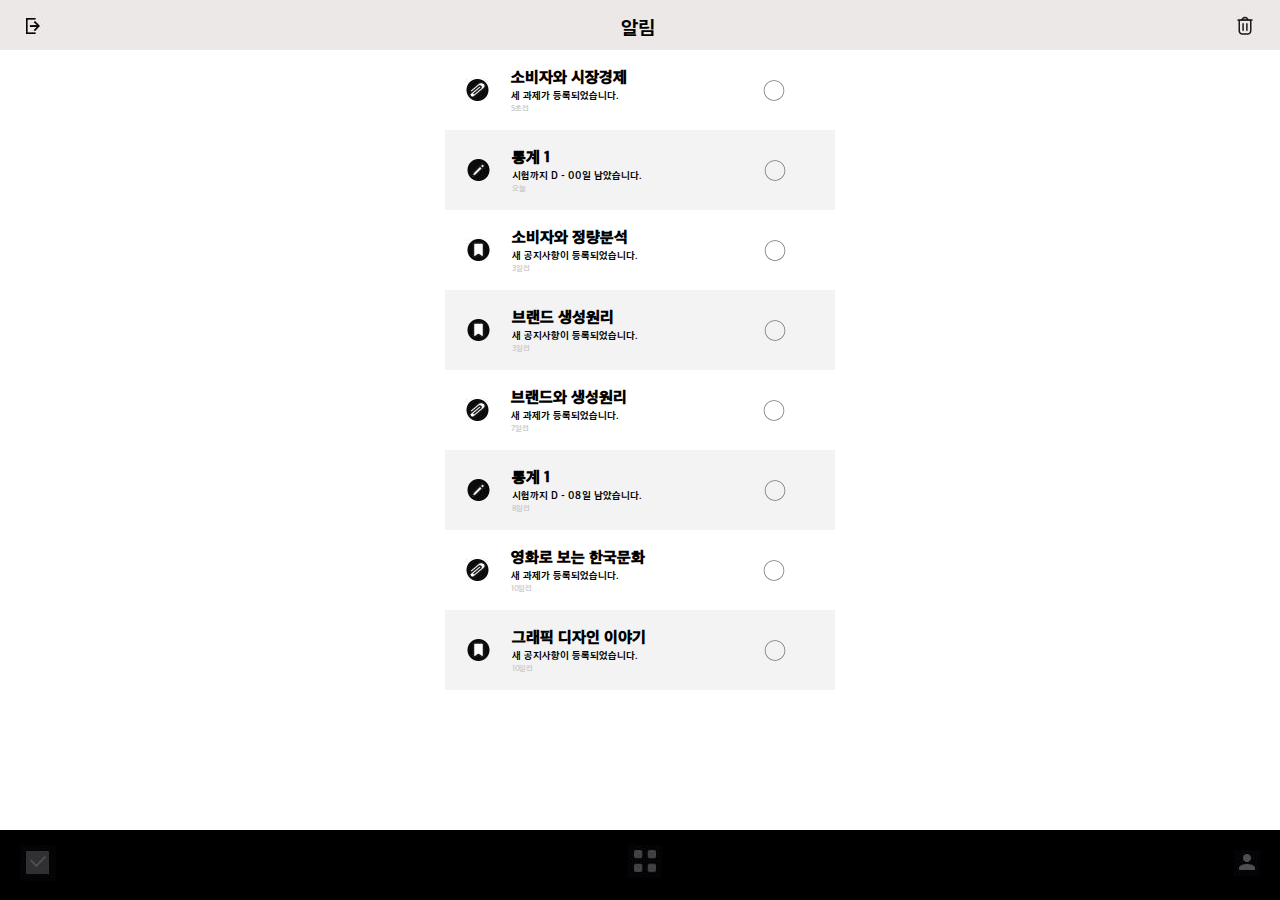
<file: index_6.html>
<!DOCTYPE html>
<html lang="en">
    <head>
        <meta charset="UTF-8" />
        <meta http-equiv="X-UA-Compatible" content="IE=edge" />
        <meta name="viewport" content="width=device-width, initial-scale=1.0" />
        <link rel="stylesheet" href="6.css" />
        <title>Document</title>
    </head>
    <body>
        <div class="nav-bar">
            <div>
                <a href="index_5.html"><img src="image/exit_2.JPG" /></a>
            </div>
            <div>알림</div>
            <div>
                <a href="index_6-1.html"><img src="image/trash.jpg" /></a>
            </div>
        </div>
        <div class="main">
            <div class="list">
                <img src="image/homework.JPG" />
                <div class="list_1">
                    <div>소비자와 시장경제</div>
                    <div>세 과제가 등록되었습니다.</div>
                    <div>5초전</div>
                </div>
                <div>
                    <input type="checkbox" id="cb1" />
                    <label for="cb1"></label>
                </div>
            </div>
            <div class="list_even">
                <img src="image/test_2.JPG" />
                <div class="list_1">
                    <div>통계 1</div>
                    <div>시험까지 D - 00일 남았습니다.</div>
                    <div>오늘</div>
                </div>
                <div>
                    <input type="checkbox" id="cb2" />
                    <label for="cb2"></label>
                </div>
            </div>
            <div class="list">
                <img src="image/warn.JPG" />
                <div class="list_1">
                    <div>소비자와 정량분석</div>
                    <div>새 공지사항이 등록되었습니다.</div>
                    <div>3일전</div>
                </div>
                <div>
                    <input type="checkbox" id="cb3" />
                    <label for="cb3"></label>
                </div>
            </div>
            <div class="list_even">
                <img src="image/warn_2.JPG" />
                <div class="list_1">
                    <div>브랜드 생성원리</div>
                    <div>새 공지사항이 등록되었습니다.</div>
                    <div>3일전</div>
                </div>
                <div>
                    <input type="checkbox" id="cb4" />
                    <label for="cb4"></label>
                </div>
            </div>
            <div class="list">
                <img src="image/homework.JPG" />
                <div class="list_1">
                    <div>브랜드와 생성원리</div>
                    <div>새 과제가 등록되었습니다.</div>
                    <div>7일전</div>
                </div>
                <div>
                    <input type="checkbox" id="cb5" />
                    <label for="cb5"></label>
                </div>
            </div>
            <div class="list_even">
                <img src="image/test_2.JPG" />
                <div class="list_1">
                    <div>통계 1</div>
                    <div>시험까지 D - 08일 남았습니다.</div>
                    <div>8일전</div>
                </div>
                <div>
                    <input type="checkbox" id="cb6" />
                    <label for="cb6"></label>
                </div>
            </div>
            <div class="list">
                <img src="image/homework.JPG" />
                <div class="list_1">
                    <div>영화로 보는 한국문화</div>
                    <div>새 과제가 등록되었습니다.</div>
                    <div>10일전</div>
                </div>
                <div>
                    <input type="checkbox" id="cb7" />
                    <label for="cb7"></label>
                </div>
            </div>
            <div class="list_even">
                <img src="image/warn_2.JPG" />
                <div class="list_1">
                    <div>그래픽 디자인 이야기</div>
                    <div>새 공지사항이 등록되었습니다.</div>
                    <div>10일전</div>
                </div>
                <div>
                    <input type="checkbox" id="cb8" />
                    <label for="cb8"></label>
                </div>
            </div>
            <div class="footer">
                <div>
                    <a href="index_18.html"><img src="image/check.jpg" /></a>
                </div>
                <div>
                    <a href="index_19.html"><img src="image/community.JPG" /></a>
                </div>
                <div>
                    <a href="index_21.html"><img src="image/my_page.JPG" /></a>
                </div>
            </div>
            </div>
        </div>
    </body>
</html>
</file>
<file: 1.css>
@font-face {
    src: url("font/AppleSDGothicNeoB.ttf");
    font-family: "apple";
}

body {
    margin: 0;
    font-family: "apple";
}
img {
    width: 100vw;
    height: 670px;
    z-index: 0;
}
.img_box {
    position: relative;
    height: 670px;
}
.box {
    margin-bottom: -50px;
    position: relative;
    bottom: 70px;
    height: 53px;
    font-size: large;
    font-weight: lighter;
    color: rgb(204, 204, 204);
}
.login_link {
    position: relative;
    top: -64px;
    height: 53px;
    display: flex;
    justify-content: center;
    z-index: 1;
}
.login_box {
    width: 370px;
    background-color: black;
    border-radius: 25px;
    display: flex;
    align-items: center;
    justify-content: center;
}
.signup_link {
    position: relative;
    top: -55px;
    height: 50px;
    display: flex;
    justify-content: center;
    z-index: 1;
}
.signup_box {
    width: 370px;
    background-color: black;
    border-radius: 25px;
    display: flex;
    align-items: center;
    justify-content: center;
}
a:link {
    color: rgb(204, 204, 204);
    text-decoration: none;
}
a:visited {
    color: rgb(204, 204, 204);
    text-decoration: none;
}
a:hover {
    color: rgb(204, 204, 204);
    text-decoration: underline;
}
</file>
<file: dkdk.css>
.black_overlay {
    display: none;
    position: absolute;
    top: 0%;
    left: 0%;
    width: 100%;
    height: 100%;
    background-color: rgb(207, 207, 207);
    z-index: 1001;
    -moz-opacity: 0.8;
    opacity: 0.8;
    filter: alpha(opacity=80);
}
.white_content {
    display: none;
    position: absolute;
    padding: 16px;
    border: 16px solid rgb(207, 207, 207);
    background-color: white;
    z-index: 1002;
    overflow: auto;
}
</file>
<file: 16.css>
@font-face {
    src: url("font/AppleSDGothicNeoB.ttf");
    font-family: "apple";
}
.box {
    height: 844px;
    width: 350px;
    background-color: white;
    display: flex;
    flex-direction: column;
    padding-left: 20px;
    padding-right: 20px;
    margin-top: 20px;
}
.nav-bar {
    height: 30px;
    width: 100vw;
    background-color: rgb(236, 232, 231);
    display: flex;
    justify-content: space-between;
    padding-top: 13px;
    padding-bottom: 7px;
}
.nav-bar > :nth-child(1) {
    margin-left: 20px;
}
.nav-bar > :nth-child(3) {
    margin-right: 20px;
    width: 27px;
}
.nav-bar > :nth-child(2) > img {
    width: 80px;
    height: 20px;
}
body {
    padding: 0;
    margin: 0;
    font-family: "apple";
}
.course {
    display: grid;
    grid-template-columns: 2fr 5.6fr 1.2fr 1.2fr;
    height: 80px;
    font-size: 18px;
}
.course > :nth-child(2) {
    font-size: 12px;
}
.buttons {
    display: flex;
    justify-content: space-between;
    height: 50px;
}
.list {
    display: flex;
    justify-content: space-between;
    height: 50px;
}
.과목명 {
    border: solid 1px black;
    border-radius: 3px;
    width: 150px;
    text-align: center;
    height: 25px;
    margin-left: 20px;
}
.회차 {
    border: solid 1px black;
    border-radius: 3px;
    height: 25px;
    width: 110px;
    text-align: center;
}
.buttons > :nth-child(2) > :nth-child(1) {
    /*출석확인*/
    background-color: black;
    color: white;
    border-radius: 5px;
    width: 112px;
}
.주차 {
    display: flex;
    justify-content: space-between;
    width: 200px;
    background-color: black;
    color: white;
    border-radius: 5px;
}
.footer {
    height: 55px;
    background-color: black;
    width: 100vw;
    bottom: 0px;
    position: fixed;
    color: white;
    z-index: 2;
    display: flex;
    justify-content: space-between;
    padding-top: 15px;
}
.footer > :nth-child(1) {
    margin-left: 20px;
}
.footer > :nth-child(3) {
    margin-top: 5px;
    margin-right: 20px;
}
</file>
<file: 17.css>
@font-face {
    src: url("font/AppleSDGothicNeoB.ttf");
    font-family: "apple";
}
.box {
    height: 844px;
    width: 350px;
    background-color: white;
    display: flex;
    flex-direction: column;
    padding-left: 20px;
    padding-right: 20px;
    margin-top: 20px;
}
.nav-bar {
    height: 30px;
    width: 100vw;
    background-color: rgb(236, 232, 231);
    display: flex;
    justify-content: space-between;
    padding-top: 13px;
    padding-bottom: 7px;
}
.nav-bar > :nth-child(1) {
    margin-left: 20px;
}
.nav-bar > :nth-child(3) {
    margin-right: 20px;
    width: 27px;
}
.nav-bar > :nth-child(2) > img {
    width: 80px;
    height: 20px;
}
body {
    padding: 0;
    margin: 0;
    font-family: "apple";
}
.course {
    display: grid;
    grid-template-columns: 2fr 5.6fr 1.2fr 1.2fr;
    height: 80px;
    font-size: 18px;
}
.course > :nth-child(2) {
    font-size: 12px;
}
.buttons {
    display: flex;
    justify-content: space-between;
    height: 50px;
}
.list {
    display: flex;
    justify-content: space-between;
    height: 50px;
}
.과목명 {
    width: 150px;
    text-align: left;
    height: 25px;
    font-size: 20px;
    margin-bottom: 5px;
}
.온오프 {
    margin-left: 5px;
    margin-top: 5px;
    margin-right: 5px;
    font-size: 12px;
    display: flex;
    flex-direction: cloumn;
}
.온오프 > :nth-child(1) {
    color: gray;
    margin-right: 15px;
}
.gray {
    color: gray;
}
.회차 {
    border: solid 1px black;
    border-radius: 3px;
    height: 25px;
    width: 110px;
    text-align: center;
}
.buttons > :nth-child(2) > :nth-child(1) {
    /*출석확인*/
    background-color: black;
    color: white;
    border-radius: 5px;
    width: 112px;
}
.주차 {
    display: flex;
    justify-content: space-between;
    width: 200px;
    background-color: black;
    color: white;
    border-radius: 5px;
}
.footer {
    height: 55px;
    background-color: black;
    width: 100vw;
    bottom: 0px;
    position: fixed;
    color: white;
    z-index: 2;
    display: flex;
    justify-content: space-between;
    padding-top: 15px;
}
.footer > :nth-child(1) {
    margin-left: 20px;
}
.footer > :nth-child(3) {
    margin-top: 5px;
    margin-right: 20px;
}
</file>
<file: 18.css>
@font-face {
    src: url("font/AppleSDGothicNeoB.ttf");
    font-family: "apple";
}
.box {
    height: 844px;
    width: 350px;
    background-color: white;
    display: flex;
    flex-direction: column;
    padding-left: 20px;
    padding-right: 20px;
    margin-top: 20px;
    color: black;
}
.nav-bar {
    height: 30px;
    width: 100vw;
    background-color: rgb(236, 232, 231);
    display: flex;
    justify-content: space-between;
    padding-top: 13px;
    padding-bottom: 7px;
}
.nav-bar > :nth-child(1) {
    margin-left: 20px;
}
.nav-bar > :nth-child(3) {
    margin-right: 20px;
    width: 27px;
}
.nav-bar > :nth-child(2) > img {
    width: 80px;
    height: 20px;
}
body {
    padding: 0;
    margin: 0;
    font-family: "apple";
}
.course {
    display: grid;
    grid-template-columns: 7.6fr 1.2fr 1.2fr;
    height: 80px;
    font-size: 17px;
}
.course_linked {
    display: grid;
    grid-template-columns: 4fr 3.6fr 1.2fr 1.2fr;
    height: 80px;
    font-size: 17px;
}
.buttons {
    display: flex;
    justify-content: space-between;
    height: 50px;
}
.list {
    display: flex;
    justify-content: space-between;
    height: 50px;
}
.과목명 {
    border: solid 1px black;
    border-radius: 3px;
    width: 150px;
    text-align: center;
    height: 25px;
    margin-left: 20px;
}
.회차 {
    border: solid 1px black;
    border-radius: 3px;
    height: 25px;
    width: 110px;
    text-align: center;
}
.buttons > :nth-child(2) > :nth-child(1) {
    /*출석확인*/
    background-color: black;
    color: white;
    border-radius: 5px;
    width: 112px;
    height: 25px;
}
.주차 {
    display: flex;
    justify-content: space-between;
    width: 200px;
    background-color: black;
    color: white;
    border-radius: 5px;
}
.footer {
    height: 55px;
    background-color: black;
    width: 100vw;
    bottom: 0px;
    position: fixed;
    color: white;
    z-index: 2;
    display: flex;
    justify-content: space-between;
    padding-top: 15px;
}
.footer > :nth-child(1) {
    margin-left: 20px;
}
.footer > :nth-child(3) {
    margin-top: 5px;
    margin-right: 20px;
}
</file>
<file: 19.css>
@font-face {
    src: url("font/AppleSDGothicNeoB.ttf");
    font-family: "apple";
}
.box {
    height: 844px;
    width: 350px;
    background-color: white;
    display: flex;
    flex-direction: column;
    padding-left: 20px;
    padding-right: 20px;
    margin-top: 20px;
}
.nav-bar-community {
    height: 30px;
    width: 100vw;
    background-color: rgb(236, 232, 231);
    display: flex;
    justify-content: space-between;
    padding-top: 13px;
    padding-bottom: 7px;
    font-size: 20px;
}
.nav-bar-community > :nth-child(1) {
    margin-left: 20px;
}
.nav-bar-community > :nth-child(3) {
    margin-right: 20px;
    width: 27px;
}
.nav-bar-community > :nth-child(2) > img {
    width: 80px;
    height: 20px;
    padding-right: 10px;
}
body {
    padding: 0;
    margin: 0;
    font-family: "apple";
}
.list {
    display: flex;
    flex-direction: column;
}
.chatroom {
    display: grid;
    grid-template-columns: 0.2fr 7.2fr 1.8fr;
    height: 70px;
    margin-bottom: 20px;
}
.chatA {
    border-width: 10px;
    border-radius: 5px;
    border-color: gray;
    background-color: white;
    margin-right: 10px;
    height: 70px;
    width: 70px;
}
.chatA > :nth-child(1) {
    height: 60px;
    width: 60px;
}
.chatTitle {
    font-size: 20px;
}
.chatContents {
    font-size: 14px;
    color: gray;
}
.redDot {
    color: red;
    margin-left: 5px;
}
.chatB {
    display: flex;
    flex-direction: column;
}
.chatB1 {
    display: flex;
    flex-direction: row;
}
.chatC {
    display: flex;
    justify-content: center;
    align-items: center;
    font-size: 18px;
}
.footer {
    height: 55px;
    background-color: black;
    width: 100vw;
    bottom: 0px;
    position: fixed;
    color: white;
    z-index: 2;
    display: flex;
    justify-content: space-between;
    padding-top: 15px;
}
.footer > :nth-child(1) {
    margin-left: 20px;
}
.footer > :nth-child(3) {
    margin-top: 5px;
    margin-right: 20px;
}
</file>
<file: 2.css>
@font-face {
    src: url("font/AppleSDGothicNeoB.ttf");
    font-family: "apple";
}
body {
    margin: 0;
    font-family: "apple";
}
.exit {
    padding-left: 20px;
    padding-top: 20px;
}
.main_box {
    width: 100vw;
    height: 670px;
    z-index: 0;
    display: flex;
    flex-direction: column;
}
.logo > img {
    width: 198px;
    height: 50px;
}
.logo {
    display: flex;
    justify-content: center;
    height: 150px;
    align-items: center;
}
.information {
    background-color: rgba(255, 255, 255, 0);
    border-bottom: solid 1px black;
    height: 40px;
    margin-left: 40px;
    margin-right: 40px;
    display: flex;
    align-items: center;
    margin-top: 30px;
}
.information > img {
    width: 22px;
}
.information > span {
    margin-left: 10px;
}
input[id="cb3"] {
    display: none;
}
input[id="cb3"] + label {
    display: inline-block;
    width: 15px;
    height: 15px;

    vertical-align: middle;
    background: url(checkbox.svg) left top no-repeat;
    cursor: pointer;
    background-size: cover;
}
input[id="cb3"]:checked + label {
    background: url(checkbox.svg) -16px top no-repeat;
    background-size: cover;
}
.signup_link {
    position: relative;
    margin-top: 50px;
    height: 50px;
    display: flex;
    justify-content: center;
    z-index: 1;
    color: rgb(255, 255, 255);
}
.signup_box {
    width: 320px;
    background-color: black;
    border-radius: 25px;
    display: flex;
    align-items: center;
    justify-content: center;
}
.login_state {
    margin-left: 40px;
    height: 30px;
    font-size: 10px;
    display: flex;
    align-items: center;
}
.login_state > :nth-child(3) {
    margin-left: 5px;
    color: rgb(138, 138, 138);
}
a:link {
    color: rgb(204, 204, 204);
    text-decoration: none;
}
a:visited {
    color: rgb(204, 204, 204);
    text-decoration: none;
}
a:hover {
    color: rgb(204, 204, 204);
    text-decoration: underline;
}
.big {
    display: flex;
    justify-content: flex-end;
    position: relative;
    top: -430px;
    z-index: -1;
}
.forget {
    display: flex;
    justify-content: center;
    color: rgb(204, 204, 204);
    font-size: 13px;
    margin-top: 10px;
}
</file>
<file: 20.css>
@font-face {
    src: url("font/AppleSDGothicNeoB.ttf");
    font-family: "apple";
}
.all {
    height: 844px;
    width: 350px;
    background-color: white;
    display: flex;
    flex-direction: column;
    padding-left: 20px;
    padding-right: 20px;
}
.nav-bar-flex {
    padding-top: 3px;
}
.nav-bar-community {
    height: 30px;
    width: 100vw;
    background-color: rgb(236, 232, 231);
    display: grid;
    grid-template-columns: 0.5fr 4fr 5.5fr 1.5fr;
    padding-top: 13px;
    padding-bottom: 7px;
}
.nav-bar-community > :nth-child(1) {
    margin-left: 10px;
    font-size: 21px;
    margin-right: 10px;
}
.nav-bar-community > :nth-child(2) {
    margin-right: 20px;
    font-size: 14px;
    align-items: bottom;
}
.nav-bar-community > :nth-child(3) {
    margin-right: 20px;
    font-size: 15px;
    text-align: left;
    vertical-align: bottom;
    padding-top: 2px;
}
.nav-bar-community > :nth-child(4) {
    margin-right: 20px;
    height: 30px;
}
body {
    padding: 0;
    margin: 0;
    font-family: "apple";
}
.list {
    display: flex;
    flex-direction: column;
    margin-left: 10px;
    margin-top: 10px;
}
.chat {
    display: grid;
    grid-template-columns: 0.5fr 8.5fr 1fr;
    height: 70px;
    margin-bottom: 25px;
}
.chat > :nth-child(1) {
    margin-right: 10px;
    height: 60px;
}
.chatTitle {
    font-size: 14px;
}
.chatContents {
    font-size: 16px;
    width: 210px;
    border: 2px solid gray;
    border-radius: 5px;
    padding: 4px;
}
.redDot {
    color: red;
}
.chatB {
    display: flex;
    flex-direction: cloumn;
}
.chatC {
    display: flex;
    justify-content: center;
    align-items: center;
}
.footer_chat {
    height: 55px;
    background-color: black;
    width: 100vw;
    bottom: 0px;
    position: fixed;
    color: white;
    z-index: 2;
    display: flex;
    justify-content: space-between;
    padding-top: 15px;
}
.footer_chat > :nth-child(1) {
    margin-left: 20px;
    height: 50px;
}
.txtbox {
    width: 350px;
    border-radius: 60px;
    height: 40px;
}
.footer_chat > :nth-child(3) {
    margin-top: 5px;
    margin-right: 20px;
    margin-bottom: 10px;
    height: 50px;
}
</file>
<file: 23.css>
@font-face {
    src: url("font/AppleSDGothicNeoB.ttf");
    font-family: "apple";
}
.all {
    height: 844px;
    width: 350px;
    background-color: white;
    display: flex;
    flex-direction: column;
    padding-left: 20px;
    padding-right: 20px;
}
.nav-bar-mypage {
    height: 30px;
    width: 100vw;
    background-color: white;
    text-align: center;
    padding-top: 13px;
    padding-bottom: 7px;
}
.nav-bar-mypage > :nth-child(1) {
    height: 30px;
}
.nav-bar-mypage > :nth-child(2) > img {
    width: 80px;
    height: 20px;
}
body {
    padding: 0;
    margin: 0;
    font-family: "apple";
}
.윗줄 {
    margin-top: 30px;
    margin-bottom: 30px;
    margin-left: 20px;
    margin-right: 20px;
    display: flex;
    justify-content: space-between;
}
.윗줄 > :nth-child(1) {
    font-size: 22px;
}
.윗줄 > :nth-child(2) {
    font-size: 15px;
}
.윗줄 > :nth-child(3) {
    font-size: 13px;
}
.항목 {
    font-size: 16px;
    width: 310px;
    border: 2px solid gray;
    border-radius: 5px;
    padding: 4px;
    display: flex;
    flex-direction: row;
    margin-left: 20px;
    margin-right: 20px;
    margin-bottom: 15px;
    display: grid;
    grid-template-columns: 3fr 7fr;
}
.항목_darkmode {
    font-size: 16px;
    width: 310px;
    border: 2px solid gray;
    border-radius: 5px;
    padding: 4px;
    display: grid;
    grid-template-columns: 3fr 5fr 2fr;
    margin-left: 20px;
    margin-right: 20px;
    margin-bottom: 15px;
}
.항목_darkmode > :nth-child(3) {
    height: 30px;
}
.항목 > :nth-child(1) {
    padding: 5px;
    margin-right: 5px;
}
.버튼 {
    background-color: black;
    color: white;
    border-radius: 50px;
    padding: 5px;
    width: 100px;
    text-align: center;
    margin: 5px;
    font-size: 13px;
}
.하단 {
    display: grid;
    grid-template-columns: 5fr 5fr;
}
.buttons {
    display: flex;
    flex-direction: column;
}
.footer {
    height: 55px;
    background-color: black;
    width: 100vw;
    bottom: 0px;
    position: fixed;
    color: white;
    z-index: 2;
    display: flex;
    justify-content: space-between;
    padding-top: 15px;
}
.footer > :nth-child(1) {
    margin-left: 20px;
}
.footer > :nth-child(3) {
    margin-top: 5px;
    margin-right: 20px;
}
</file>
<file: 4.css>
@font-face {
    src: url("font/AppleSDGothicNeoB.ttf");
    font-family: "apple";
}
body {
    margin: 0;
    font-family: "apple";
}
.nav-bar {
    height: 30px;
    width: 100vw;
    background-color: white;
    display: flex;
    justify-content: space-between;
    padding-top: 15px;
    padding-bottom: 5px;
}
.nav-bar > :nth-child(1) {
    margin-left: 20px;
}
.nav-bar > :nth-child(3) {
    margin-right: 20px;
}
.nav-bar > :nth-child(2) > img {
    width: 80px;
    height: 20px;
}
.main {
    margin-top: 20px;
    width: 100vw;
    height: 790px;
    background-color: white;
    display: flex;
    flex-direction: column;
    align-items: center;
    align-content: center;
}

.calendar {
    border: solid 1px rgb(230, 230, 230);
    border-radius: 10px;
    text-align: center;
    font-size: 12px;
    box-shadow: 3px 3px 3px 3px rgb(230, 230, 230);
}

.today {
    font-size: large;
    display: flex;
    justify-content: space-between;
}
.today > :nth-child(1) {
    font-size: 40px;
}
.today > :nth-child(2) {
    font-size: 20px;
    display: flex;
    align-items: center;
}
.footer {
    height: 55px;
    background-color: black;
    width: 100vw;
    bottom: 0px;
    position: fixed;
    color: white;
    z-index: 2;
    display: flex;
    justify-content: space-between;
    padding-top: 15px;
}
.footer > :nth-child(1) {
    margin-left: 20px;
}
.footer > :nth-child(3) {
    margin-top: 5px;
    margin-right: 20px;
}
.month {
    border-bottom: solid 1px rgb(230, 230, 230);
    height: 70px;
}

table {
    width: auto;
}
.sun {
    color: red;
}

.date_name {
    color: rgb(190, 190, 190);
    font-size: 11px;
}
.date {
    padding-top: 0px;
    padding-bottom: 30px;
}
.today_date {
    width: 18px;
    height: 18px;
    background-color: rgb(230, 230, 230);
    border: solid 1px rgb(230, 230, 230);
    border-radius: 50%;
    text-align: center;
}
.today_flex {
    display: flex;
    justify-content: center;
}

.list {
    margin-top: 20px;
    display: flex;
    flex-direction: column;
    height: 600px;
    width: 314px;
}
.NumberOfList {
    display: flex;
    justify-content: space-between;
    height: 40px;
    align-items: center;
    font-weight: bold;
}
.NumberOfList > :nth-child(1) {
    padding-left: 20px;
    font-size: 13px;
}
.NumberOfList > :nth-child(2) {
    padding-right: 20px;
    color: rgb(190, 190, 190);
    font-size: 11px;
}
.to_do {
    display: flex;
    flex-direction: column;
}
.check {
    display: grid;
    grid-template-columns: 1fr 3fr 1fr;
    height: 55px;
    padding-top: 15px;
    padding-left: 20px;
    padding-right: 20px;
}
.check > :nth-child(3) {
    text-align: end;
}
.check_time {
    display: flex;
    flex-direction: column;
}
.start_time {
}
.end_time {
    font-size: 12px;
    color: rgb(190, 190, 190);
}
.odd {
    background-color: rgb(230, 230, 230);
}
.date_flex {
    display: flex;
    flex-direction: column;
}
.green_circle {
    width: 5px;
    height: 5px;
    border: solid 1px green;
    border-radius: 50%;
    background-color: green;
    margin-top: 5px;
}
input[id="cb1"] {
    display: none;
}
input[id="cb1"] + label {
    display: inline-block;
    width: 24px;
    height: 24px;

    vertical-align: middle;
    background: url(checkbox.svg) left top no-repeat;
    cursor: pointer;
    background-size: cover;
}
input[id="cb1"]:checked + label {
    background: url(checkbox.svg) -26px top no-repeat;
    background-size: cover;
}
input[id="cb2"] {
    display: none;
}
input[id="cb2"] + label {
    display: inline-block;
    width: 24px;
    height: 24px;

    vertical-align: middle;
    background: url(checkbox.svg) left top no-repeat;
    cursor: pointer;
    background-size: cover;
}
input[id="cb2"]:checked + label {
    background: url(checkbox.svg) -26px top no-repeat;
    background-size: cover;
}
input[id="cb3"] {
    display: none;
}
input[id="cb3"] + label {
    display: inline-block;
    width: 24px;
    height: 24px;

    vertical-align: middle;
    background: url(checkbox.svg) left top no-repeat;
    cursor: pointer;
    background-size: cover;
}
input[id="cb3"]:checked + label {
    background: url(checkbox.svg) -26px top no-repeat;
    background-size: cover;
}
input[id="cb4"] {
    display: none;
}
input[id="cb4"] + label {
    display: inline-block;
    width: 24px;
    height: 24px;

    vertical-align: middle;
    background: url(checkbox.svg) left top no-repeat;
    cursor: pointer;
    background-size: cover;
}
input[id="cb4"]:checked + label {
    background: url(checkbox.svg) -26px top no-repeat;
    background-size: cover;
}
a:link {
    color: black;
    text-decoration: none;
}
a:visited {
    color: black;
    text-decoration: none;
}
a:hover {
    color: black;
    text-decoration: underline;
}
</file>
<file: 5-1.css>
@font-face {
    src: url("font/AppleSDGothicNeoB.ttf");
    font-family: "apple";
}
body {
    margin: 0;
    font-family: "apple";
}
.nav-bar {
    height: 30px;
    width: 100vw;
    background-color: rgb(236, 232, 231);
    display: flex;
    justify-content: space-between;
    padding-top: 13px;
    padding-bottom: 7px;
}
.nav-bar > :nth-child(1) {
    margin-left: 20px;
}
.nav-bar > :nth-child(2) {
    width: 97px;
    text-align: center;
    font-size: 20px;
}
.nav-bar > :nth-child(3) {
    margin-right: 20px;
}
.main {
    width: 100vw;
    height: 800px;
    background-color: white;
    display: flex;
    flex-direction: column;
    align-items: center;
    align-content: center;
}
.list {
    height: 80px;
    display: flex;
    align-items: center;
    width: 350px;
    padding-left: 20px;
    padding-right: 20px;
}
.list_even {
    height: 80px;
    display: flex;
    align-items: center;
    width: 350px;
    padding-left: 20px;
    padding-right: 20px;
    background-color: rgb(243, 243, 243);
}
.list_1 {
    display: flex;
    flex-direction: column;
    margin-left: 20px;
}
.list_1 > :nth-child(1) {
    font-weight: bold;
}
.list_1 > :nth-child(2) {
    font-size: 10px;
}
.list_1 > :nth-child(3) {
    font-size: 8px;
    color: rgb(204, 204, 204);
}
.footer {
    height: 55px;
    background-color: black;
    width: 100vw;
    bottom: 0px;
    position: fixed;
    color: white;
    z-index: 2;
    display: flex;
    justify-content: space-between;
    padding-top: 15px;
}
.footer > :nth-child(1) {
    margin-left: 20px;
}
.footer > :nth-child(3) {
    margin-top: 5px;
    margin-right: 20px;
}
</file>
<file: 5.css>
@font-face {
    src: url("font/AppleSDGothicNeoB.ttf");
    font-family: "apple";
}
body {
    margin: 0;
    font-family: "apple";
}
.nav-bar {
    height: 30px;
    width: 100vw;
    background-color: rgb(236, 232, 231);
    display: flex;
    justify-content: space-between;
    padding-top: 13px;
    padding-bottom: 7px;
}
.nav-bar > :nth-child(1) {
    margin-left: 20px;
}
.nav-bar > :nth-child(2) {
    width: 97px;
    text-align: center;
    font-size: 20px;
}
.nav-bar > :nth-child(3) {
    margin-right: 20px;
}
.main {
    width: 100vw;
    height: 800px;
    background-color: white;
    display: flex;
    flex-direction: column;
    align-items: center;
    align-content: center;
}
.list {
    height: 80px;
    display: flex;
    align-items: center;
    width: 350px;
    padding-left: 20px;
    padding-right: 20px;
}
.list_even {
    height: 80px;
    display: flex;
    align-items: center;
    width: 350px;
    padding-left: 20px;
    padding-right: 20px;
    background-color: rgb(243, 243, 243);
}
.list_1 {
    display: flex;
    flex-direction: column;
    margin-left: 20px;
}
.list_1 > :nth-child(1) {
    font-weight: bold;
}
.list_1 > :nth-child(2) {
    font-size: 10px;
}
.list_1 > :nth-child(3) {
    font-size: 8px;
    color: rgb(204, 204, 204);
}
.footer {
    height: 55px;
    background-color: black;
    width: 100vw;
    bottom: 0px;
    position: fixed;
    color: white;
    z-index: 2;
    display: flex;
    justify-content: space-between;
    padding-top: 15px;
}
.footer > :nth-child(1) {
    margin-left: 20px;
}
.footer > :nth-child(3) {
    margin-top: 5px;
    margin-right: 20px;
}
</file>
<file: 6-1.css>
@font-face {
    src: url("font/AppleSDGothicNeoB.ttf");
    font-family: "apple";
}
body {
    margin: 0;
    font-family: "apple";
}
.nav-bar {
    height: 30px;
    width: 100vw;
    background-color: rgb(236, 232, 231);
    display: flex;
    justify-content: space-between;
    padding-top: 13px;
    padding-bottom: 7px;
}
.nav-bar > :nth-child(1) {
    margin-left: 20px;
}
.nav-bar > :nth-child(2) {
    width: 97px;
    text-align: center;
    font-size: 20px;
}
.nav-bar > :nth-child(3) {
    margin-right: 20px;
}
.main {
    width: 100vw;
    height: 800px;
    background-color: white;
    display: flex;
    flex-direction: column;
    align-items: center;
    align-content: center;
}
.list {
    height: 80px;
    display: flex;
    align-items: center;
    width: 350px;
    padding-left: 20px;
    padding-right: 20px;
}
.list_even {
    height: 80px;
    display: flex;
    align-items: center;
    width: 350px;
    padding-left: 20px;
    padding-right: 20px;
    background-color: rgb(243, 243, 243);
}
.list_1 {
    display: flex;
    flex-direction: column;
    margin-left: 20px;
    width: 250px;
}
.list_1 > :nth-child(1) {
    font-weight: bold;
}
.list_1 > :nth-child(2) {
    font-size: 10px;
}
.list_1 > :nth-child(3) {
    font-size: 8px;
    color: rgb(204, 204, 204);
}
.footer {
    height: 55px;
    background-color: black;
    width: 100vw;
    bottom: 0px;
    position: fixed;
    color: white;
    z-index: 2;
    display: flex;
    justify-content: space-between;
    padding-top: 15px;
}
.footer > :nth-child(1) {
    margin-left: 20px;
}
.footer > :nth-child(3) {
    margin-top: 5px;
    margin-right: 20px;
}
input[id="cb1"] {
    display: none;
}
input[id="cb1"] + label {
    display: inline-block;
    width: 24px;
    height: 24px;

    vertical-align: middle;
    background: url(checkbox.svg) left top no-repeat;
    cursor: pointer;
    background-size: cover;
}
input[id="cb1"]:checked + label {
    background: url(checkbox.svg) -26px top no-repeat;
    background-size: cover;
}

input[id="cb2"] {
    display: none;
}
input[id="cb2"] + label {
    display: inline-block;
    width: 24px;
    height: 24px;

    vertical-align: middle;
    background: url(checkbox.svg) left top no-repeat;
    cursor: pointer;
    background-size: cover;
}
input[id="cb2"]:checked + label {
    background: url(checkbox.svg) -26px top no-repeat;
    background-size: cover;
}
input[id="cb3"] {
    display: none;
}
input[id="cb3"] + label {
    display: inline-block;
    width: 24px;
    height: 24px;

    vertical-align: middle;
    background: url(checkbox.svg) left top no-repeat;
    cursor: pointer;
    background-size: cover;
}
input[id="cb3"]:checked + label {
    background: url(checkbox.svg) -26px top no-repeat;
    background-size: cover;
}
input[id="cb4"] {
    display: none;
}
input[id="cb4"] + label {
    display: inline-block;
    width: 24px;
    height: 24px;

    vertical-align: middle;
    background: url(checkbox.svg) left top no-repeat;
    cursor: pointer;
    background-size: cover;
}
input[id="cb4"]:checked + label {
    background: url(checkbox.svg) -26px top no-repeat;
    background-size: cover;
}
input[id="cb5"] {
    display: none;
}
input[id="cb5"] + label {
    display: inline-block;
    width: 24px;
    height: 24px;

    vertical-align: middle;
    background: url(checkbox.svg) left top no-repeat;
    cursor: pointer;
    background-size: cover;
}
input[id="cb5"]:checked + label {
    background: url(checkbox.svg) -26px top no-repeat;
    background-size: cover;
}
input[id="cb6"] {
    display: none;
}
input[id="cb6"] + label {
    display: inline-block;
    width: 24px;
    height: 24px;

    vertical-align: middle;
    background: url(checkbox.svg) left top no-repeat;
    cursor: pointer;
    background-size: cover;
}
input[id="cb6"]:checked + label {
    background: url(checkbox.svg) -26px top no-repeat;
    background-size: cover;
}
input[id="cb7"] {
    display: none;
}
input[id="cb7"] + label {
    display: inline-block;
    width: 24px;
    height: 24px;

    vertical-align: middle;
    background: url(checkbox.svg) left top no-repeat;
    cursor: pointer;
    background-size: cover;
}
input[id="cb7"]:checked + label {
    background: url(checkbox.svg) -26px top no-repeat;
    background-size: cover;
}
input[id="cb8"] {
    display: none;
}
input[id="cb8"] + label {
    display: inline-block;
    width: 24px;
    height: 24px;

    vertical-align: middle;
    background: url(checkbox.svg) left top no-repeat;
    cursor: pointer;
    background-size: cover;
}
input[id="cb8"]:checked + label {
    background: url(checkbox.svg) -26px top no-repeat;
    background-size: cover;
}
</file>
<file: 6.css>
@font-face {
    src: url("font/AppleSDGothicNeoB.ttf");
    font-family: "apple";
}
body {
    margin: 0;
    font-family: "apple";
}
.nav-bar {
    height: 30px;
    width: 100vw;
    background-color: rgb(236, 232, 231);
    display: flex;
    justify-content: space-between;
    padding-top: 13px;
    padding-bottom: 7px;
}
.nav-bar > :nth-child(1) {
    margin-left: 20px;
}
.nav-bar > :nth-child(2) {
    width: 97px;
    text-align: center;
    font-size: 20px;
}
.nav-bar > :nth-child(3) {
    margin-right: 20px;
}
.main {
    width: 100vw;
    height: 800px;
    background-color: white;
    display: flex;
    flex-direction: column;
    align-items: center;
    align-content: center;
}
.list {
    height: 80px;
    display: flex;
    align-items: center;
    width: 350px;
    padding-left: 20px;
    padding-right: 20px;
}
.list_even {
    height: 80px;
    display: flex;
    align-items: center;
    width: 350px;
    padding-left: 20px;
    padding-right: 20px;
    background-color: rgb(243, 243, 243);
}
.list_1 {
    display: flex;
    flex-direction: column;
    margin-left: 20px;
    width: 250px;
}
.list_1 > :nth-child(1) {
    font-weight: bold;
}
.list_1 > :nth-child(2) {
    font-size: 10px;
}
.list_1 > :nth-child(3) {
    font-size: 8px;
    color: rgb(204, 204, 204);
}
.footer {
    height: 55px;
    background-color: black;
    width: 100vw;
    bottom: 0px;
    position: fixed;
    color: white;
    z-index: 2;
    display: flex;
    justify-content: space-between;
    padding-top: 15px;
}
.footer > :nth-child(1) {
    margin-left: 20px;
}
.footer > :nth-child(3) {
    margin-top: 5px;
    margin-right: 20px;
}
input[id="cb1"] {
    display: none;
}
input[id="cb1"] + label {
    display: inline-block;
    width: 24px;
    height: 24px;

    vertical-align: middle;
    background: url(checkbox.svg) left top no-repeat;
    cursor: pointer;
    background-size: cover;
}
input[id="cb1"]:checked + label {
    background: url(checkbox.svg) -26px top no-repeat;
    background-size: cover;
}

input[id="cb2"] {
    display: none;
}
input[id="cb2"] + label {
    display: inline-block;
    width: 24px;
    height: 24px;

    vertical-align: middle;
    background: url(checkbox.svg) left top no-repeat;
    cursor: pointer;
    background-size: cover;
}
input[id="cb2"]:checked + label {
    background: url(checkbox.svg) -26px top no-repeat;
    background-size: cover;
}
input[id="cb3"] {
    display: none;
}
input[id="cb3"] + label {
    display: inline-block;
    width: 24px;
    height: 24px;

    vertical-align: middle;
    background: url(checkbox.svg) left top no-repeat;
    cursor: pointer;
    background-size: cover;
}
input[id="cb3"]:checked + label {
    background: url(checkbox.svg) -26px top no-repeat;
    background-size: cover;
}
input[id="cb4"] {
    display: none;
}
input[id="cb4"] + label {
    display: inline-block;
    width: 24px;
    height: 24px;

    vertical-align: middle;
    background: url(checkbox.svg) left top no-repeat;
    cursor: pointer;
    background-size: cover;
}
input[id="cb4"]:checked + label {
    background: url(checkbox.svg) -26px top no-repeat;
    background-size: cover;
}
input[id="cb5"] {
    display: none;
}
input[id="cb5"] + label {
    display: inline-block;
    width: 24px;
    height: 24px;

    vertical-align: middle;
    background: url(checkbox.svg) left top no-repeat;
    cursor: pointer;
    background-size: cover;
}
input[id="cb5"]:checked + label {
    background: url(checkbox.svg) -26px top no-repeat;
    background-size: cover;
}
input[id="cb6"] {
    display: none;
}
input[id="cb6"] + label {
    display: inline-block;
    width: 24px;
    height: 24px;

    vertical-align: middle;
    background: url(checkbox.svg) left top no-repeat;
    cursor: pointer;
    background-size: cover;
}
input[id="cb6"]:checked + label {
    background: url(checkbox.svg) -26px top no-repeat;
    background-size: cover;
}
input[id="cb7"] {
    display: none;
}
input[id="cb7"] + label {
    display: inline-block;
    width: 24px;
    height: 24px;

    vertical-align: middle;
    background: url(checkbox.svg) left top no-repeat;
    cursor: pointer;
    background-size: cover;
}
input[id="cb7"]:checked + label {
    background: url(checkbox.svg) -26px top no-repeat;
    background-size: cover;
}
input[id="cb8"] {
    display: none;
}
input[id="cb8"] + label {
    display: inline-block;
    width: 24px;
    height: 24px;

    vertical-align: middle;
    background: url(checkbox.svg) left top no-repeat;
    cursor: pointer;
    background-size: cover;
}
input[id="cb8"]:checked + label {
    background: url(checkbox.svg) -26px top no-repeat;
    background-size: cover;
}
</file>
